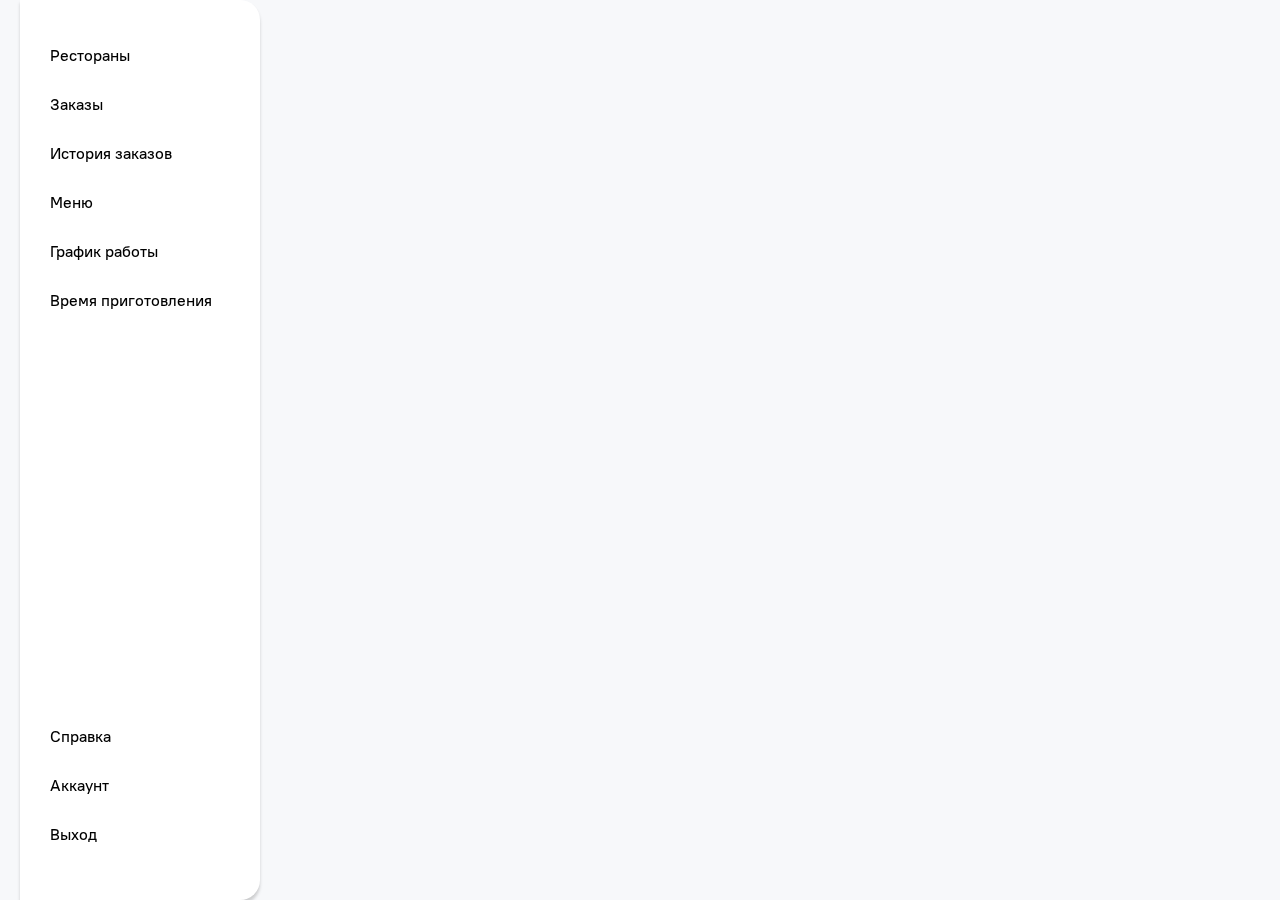
<file: Index.html>
<!DOCTYPE html>
<html lang="en">
<head>
    <meta charset="UTF-8">
    <!--<link href="lib/bootstrap/dist/css/bootstrap.min.css" rel="stylesheet">
    <script src="lib/bootstrap/dist/js/bootstrap.bundle.min.js"></script>-->
    <link rel="stylesheet" type="text/css" href="css/site.css">
    <script src="https://yookassa.ru/checkout-widget/v1/checkout-widget.js"></script>
    <script src="https://api-maps.yandex.ru/2.1/?apikey=7a711489-6c1e-407f-8008-5aa7eb27cffd&lang=ru_RU"
            type="text/javascript">
    </script>
    <script src="js/Support.js"></script>
    <script src="js/Categories.js"></script>

    <title>Личный кабинет</title>
</head>
<body>
<div class="wrapper">
    <div class="main-container">
    <div class="left-menu">
        <ul class="ul">
            <li class="left-menu-item">Рестораны</li>
            <li class="left-menu-item">Заказы</li>
            <li class="left-menu-item">История заказов</li>
            <li class="left-menu-item">Меню</li>
            <li class="left-menu-item">График работы</li>
            <li class="left-menu-item">Время приготовления</li>
        </ul>
        <ul class="ul">
            <li class="left-menu-item">Справка</li>
            <li class="left-menu-item">Аккаунт</li>
            <li class="left-menu-item">Выход</li>
        </ul>
    </div>
        <main class="main-body"></main>
    </div>
</div>


</body>
</html>
</file>
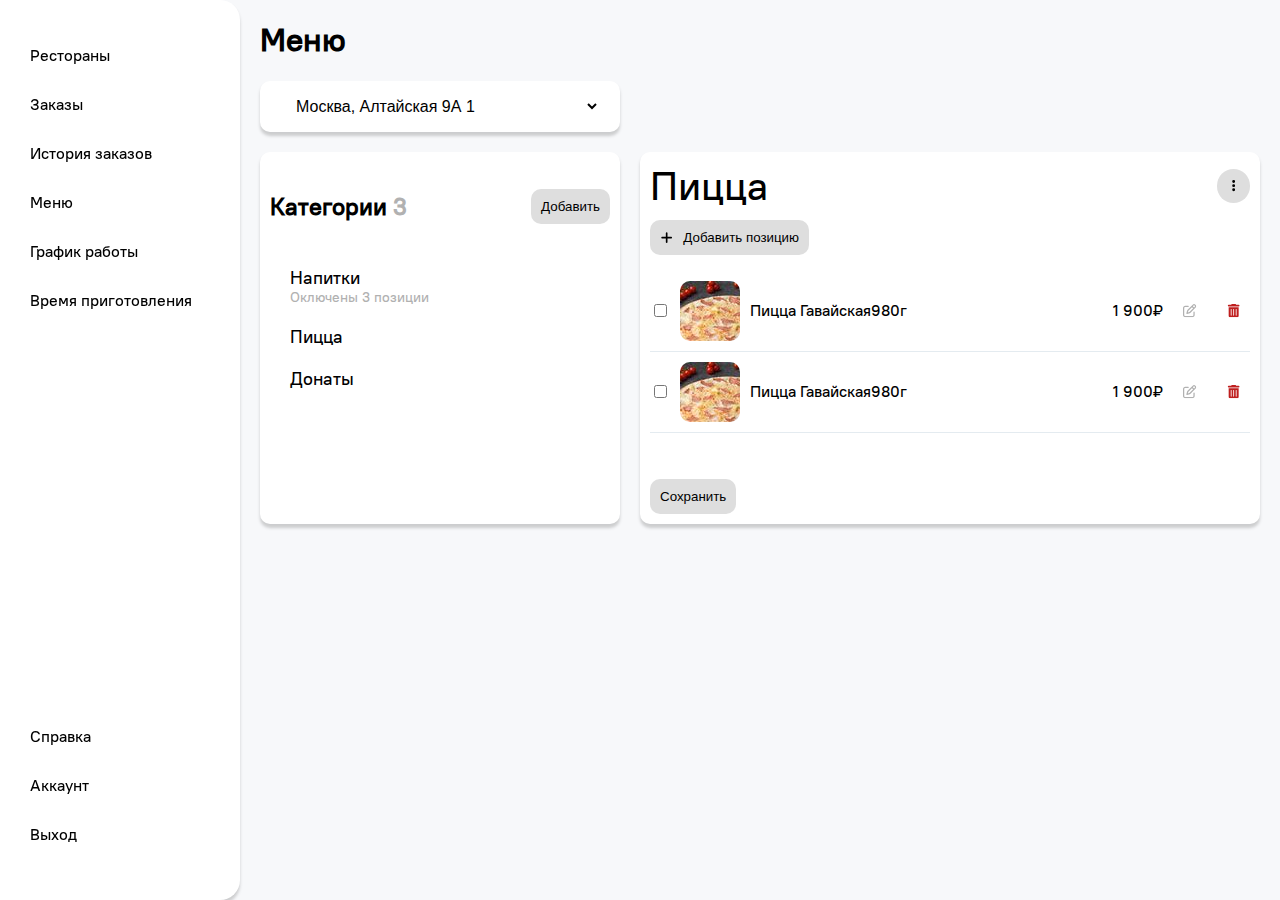
<file: menu.html>
<!DOCTYPE html>
<html lang="en">
<head>
    <meta charset="utf-8" />
    <meta name="viewport" content="width=device-width, initial-scale=1.0" />
    <title>Пицца Экспресс 24</title>
    <link rel="stylesheet" href="css/site.css?v=qz_y62YI94NDOnaciRhx0wuH8jOOBJrpv_sIBl0gfbc" />
</head>
<body>
<svg  id="UIKIT_SVG_SPRITE" aria-hidden="true" style="position: absolute; height: 0px; width: 0px;">



    <symbol  id="map_point" xmlns="http://www.w3.org/2000/svg" viewBox="0 0 384 512">
        <path  d="M215.7 499.2C267 435 384 279.4 384 192C384 86 298 0 192 0S0 86 0 192c0 87.4 117 243 168.3 307.2c12.3 15.3 35.1 15.3 47.4 0zM192 128a64 64 0 1 1 0 128 64 64 0 1 1 0-128z" />
    </symbol>
    <symbol  id="checkmark" xmlns="http://www.w3.org/2000/svg" viewBox="0 0 384 512">
        <path  d="M438.6 105.4c12.5 12.5 12.5 32.8 0 45.3l-256 256c-12.5 12.5-32.8 12.5-45.3 0l-128-128c-12.5-12.5-12.5-32.8 0-45.3s32.8-12.5 45.3 0L160 338.7 393.4 105.4c12.5-12.5 32.8-12.5 45.3 0z" />
    </symbol>
    <symbol  id="editsvg" xmlns="http://www.w3.org/2000/svg" viewBox="0 0 512 512">
        <path  d="M441 58.9L453.1 71c9.4 9.4 9.4 24.6 0 33.9L424 134.1 377.9 88 407 58.9c9.4-9.4 24.6-9.4 33.9 0zM209.8 256.2L344 121.9 390.1 168 255.8 302.2c-2.9 2.9-6.5 5-10.4 6.1l-58.5 16.7 16.7-58.5c1.1-3.9 3.2-7.5 6.1-10.4zM373.1 25L175.8 222.2c-8.7 8.7-15 19.4-18.3 31.1l-28.6 100c-2.4 8.4-.1 17.4 6.1 23.6s15.2 8.5 23.6 6.1l100-28.6c11.8-3.4 22.5-9.7 31.1-18.3L487 138.9c28.1-28.1 28.1-73.7 0-101.8L474.9 25C446.8-3.1 401.2-3.1 373.1 25zM88 64C39.4 64 0 103.4 0 152V424c0 48.6 39.4 88 88 88H360c48.6 0 88-39.4 88-88V312c0-13.3-10.7-24-24-24s-24 10.7-24 24V424c0 22.1-17.9 40-40 40H88c-22.1 0-40-17.9-40-40V152c0-22.1 17.9-40 40-40H200c13.3 0 24-10.7 24-24s-10.7-24-24-24H88z" />
    </symbol>
    <symbol  id="busketsvg" xmlns="http://www.w3.org/2000/svg" viewBox="0 0 448 512">
        <path  d="M135.2 17.7C140.6 6.8 151.7 0 163.8 0H284.2c12.1 0 23.2 6.8 28.6 17.7L320 32h96c17.7 0 32 14.3 32 32s-14.3 32-32 32H32C14.3 96 0 81.7 0 64S14.3 32 32 32h96l7.2-14.3zM32 128H416V448c0 35.3-28.7 64-64 64H96c-35.3 0-64-28.7-64-64V128zm96 64c-8.8 0-16 7.2-16 16V432c0 8.8 7.2 16 16 16s16-7.2 16-16V208c0-8.8-7.2-16-16-16zm96 0c-8.8 0-16 7.2-16 16V432c0 8.8 7.2 16 16 16s16-7.2 16-16V208c0-8.8-7.2-16-16-16zm96 0c-8.8 0-16 7.2-16 16V432c0 8.8 7.2 16 16 16s16-7.2 16-16V208c0-8.8-7.2-16-16-16z" />
    </symbol>
    <symbol id="crosssvg" xmlns="http://www.w3.org/2000/svg" viewBox="0 0 384 512">
        <path d="M342.6 150.6c12.5-12.5 12.5-32.8 0-45.3s-32.8-12.5-45.3 0L192 210.7 86.6 105.4c-12.5-12.5-32.8-12.5-45.3 0s-12.5 32.8 0 45.3L146.7 256 41.4 361.4c-12.5 12.5-12.5 32.8 0 45.3s32.8 12.5 45.3 0L192 301.3 297.4 406.6c12.5 12.5 32.8 12.5 45.3 0s12.5-32.8 0-45.3L237.3 256 342.6 150.6z" />
    </symbol>
</svg>
<div  class="wrapper">

    <div  class="left-menu">
        <ul  class="ul">
            <li  class="left-menu-item">Рестораны</li>
            <li  class="left-menu-item">Заказы</li>
            <li  class="left-menu-item">История заказов</li>
            <li  class="left-menu-item">Меню</li>
            <li  class="left-menu-item">График работы</li>
            <li  class="left-menu-item">Время приготовления</li>
        </ul>
        <ul  class="ul">
            <li  class="left-menu-item">Справка</li>
            <li  class="left-menu-item">Аккаунт</li>
            <li  class="left-menu-item">Выход</li>
        </ul>
    </div>
    <div  class="lk-wrapper">
        <div  class="main-container">
            <main  class="main-body"><div class="page-title">
                <h1>Меню</h1>
            </div>

                <div>
                    <div class="card menu-page-rest-select">
                        <!--<span>Москва, Алтайская 9А</span>-->
                        <select class="custom-select">
                            <option>Москва, Алтайская 9А 1</option>
                            <option>Москва, Алтайская 9А 2</option>
                            <option>Москва, Алтайская 9А 3</option>
                        </select>


                    </div>
                    <div class="menu-page-container">
                        <div class="card menu-page-categories-container">
                            <div class="common-flex-row">
                                <h2> Категории <span class="grey-color" id="catsCount">3</span></h2>
                                <button class="btn" onclick="openaddCategoryModal()">Добавить</button>
                            </div>
                            <ul class="ul" id="categories_ul">
                                <li class="menu-page-categories-item">
                                    <div>Напитки</div>
                                    <div class="grey-color menu-page-categories-item-comment">Оключены 3 позиции</div>
                                </li>
                                <li class="menu-page-categories-item">Пицца</li>
                                <li class="menu-page-categories-item">Донаты</li>
                            </ul>
                        </div>
                        <div class="card menu-page-menu-items-container">
                            <div class="menu-page-menu-items-header" id="menuItemsHeader">
                                <span>Пицца</span>
                                <button class="btn btn-round">
                                    <svg xmlns="http://www.w3.org/2000/svg" viewBox="0 0 128 512"><path d="M64 360a56 56 0 1 0 0 112 56 56 0 1 0 0-112zm0-160a56 56 0 1 0 0 112 56 56 0 1 0 0-112zM120 96A56 56 0 1 0 8 96a56 56 0 1 0 112 0z" /></svg>
                                </button>
                            </div>

                            <div class="menu-page-menu-items-body">
                                <button class="btn" id="addItemBtn" onclick="openItemModal()">
                                    <svg xmlns="http://www.w3.org/2000/svg" viewBox="0 0 448 512"><path d="M256 80c0-17.7-14.3-32-32-32s-32 14.3-32 32V224H48c-17.7 0-32 14.3-32 32s14.3 32 32 32H192V432c0 17.7 14.3 32 32 32s32-14.3 32-32V288H400c17.7 0 32-14.3 32-32s-14.3-32-32-32H256V80z" /></svg>
                                    <span class="">Добавить позицию</span>
                                </button>
                                <ul class="ul" id="menuItemsUl">
                                    <li class="menu-page-menu-item">
                                        <div class="menu-page-menu-item-left">
                                            <div class="menu-page-menu-item-check">
                                                <input type="checkbox">
                                            </div>
                                            <div class="menu-page-menu-item-img">
                                                <img src="img/p-80x80.jpg">
                                            </div>
                                            <div class="menu-page-menu-item-name">
                                                <span>Пицца Гавайская</span><span>980г</span>
                                            </div>
                                        </div>
                                        <div class="menu-page-menu-item-right">
                                            <div class="menu-page-menu-item-price">
                                                1 900₽
                                            </div>
                                            <div class="menu-page-menu-item-buttons">
                                                <button class="btn btn-transparent">
                                                    <svg class="grey-color"><use xlink:href="#editsvg"></use></svg>
                                                </button>
                                                <button class="btn btn-transparent">
                                                    <svg class="red-color"><use xlink:href="#busketsvg"></use></svg>
                                                </button>
                                            </div>
                                        </div>
                                    </li>
                                    <li class="menu-page-menu-item">
                                        <div class="menu-page-menu-item-left">
                                            <div class="menu-page-menu-item-check">
                                                <input type="checkbox">
                                            </div>
                                            <div class="menu-page-menu-item-img">
                                                <img src="img/p-80x80.jpg">
                                            </div>
                                            <div class="menu-page-menu-item-name">
                                                <span>Пицца Гавайская</span><span>980г</span>
                                            </div>
                                        </div>
                                        <div class="menu-page-menu-item-right">
                                            <div class="menu-page-menu-item-price">
                                                1 900₽
                                            </div>
                                            <div class="menu-page-menu-item-buttons">
                                                <button class="btn btn-transparent">
                                                    <svg class="grey-color"><use xlink:href="#editsvg"></use></svg>
                                                </button>
                                                <button class="btn btn-transparent">
                                                    <svg class="red-color"><use xlink:href="#busketsvg"></use></svg>
                                                </button>
                                            </div>
                                        </div>
                                    </li>
                                </ul>
                            </div>
                            <div class="menu-page-menu-items-footer">
                                <button class="btn"> Сохранить</button>
                            </div>
                        </div>
                    </div>
                </div>
                <div class="nm-modal-wrapper hidden" id="addItemModalWrapper">
                    <div class="right-modal" id="CreateItemForm">
                        <div class="right-modal-header">
                            <div class="right-modal-header-title">Пицца Гавайская</div>
                            <button class="btn" onclick="closeModals();">
                                <svg xmlns="http://www.w3.org/2000/svg" viewBox="0 0 384 512">
                                    <use xlink:href="#crosssvg"></use>
                                </svg>
                            </button>
                        </div>
                        <div class="right-modal-block">
                            <div class="right-modal-block-form-item">
                                <label>Название <span class="red-color">*</span></label>
                                <input type="text" itemField="Id" style="display:none" />

                                <input type="text" itemField="Name" />
                            </div>
                            <div class="right-modal-block-form-item">
                                <label>Состав <span class="red-color">*</span></label>
                                <textarea type="text" rows="3" itemField="Description"></textarea>
                            </div>
                            <div class="right-modal-block-form-item">
                                <label>Фото <span class="red-color">*</span></label>

                                <button class="btn-upload">
                                    <img id="itemImg" />
                                    <div>Перетащите файл или загрузите фото</div>
                                    <div>PNG, JPG, JPEG не более 25 MB, минимальный размер 800х600 px.</div>
                                    <input type="file" onchange="createFile(this)"/>
                                    <input type="text" style="display:none" itemField="Icon" id="ItemIcon" />
                                </button>
                                <button class="btn">Заменить фотографию</button>
                            </div>
                            <div class="right-modal-block-form-item">
                                <div class="common-flex-row">
                                    <div style="flex-basis: 50%;">
                                        <label>Вес <span class="red-color">*</span></label>
                                        <input type="text" itemField="Weight" />
                                    </div>
                                    <div style="flex-basis: 50%;">
                                        <label>Единицы <span class="red-color">*</span></label>
                                        <select itemField="Measurement_Unit">
                                            <option value="0">Грамм</option>
                                            <option value="1">Киллограмм</option>
                                            <option value="2">Литр</option>
                                            <option value="3">Миллилитр</option>
                                        </select>
                                    </div>
                                </div>
                            </div>
                            <div class="right-modal-block-form-item">
                                <div class="common-flex-row">
                                    <div style="flex-basis: 50%;">
                                        <label>Цена <span class="red-color">*</span></label>
                                        <input type="text" itemField="Price" />
                                    </div>
                                    <div style="flex-basis: 50%;">
                                        <label>НДС <span class="red-color">*</span></label>
                                        <select itemField="NDS">
                                            <option value="0">Не облагается </option>
                                            <option value="10">10%</option>
                                            <option> value="20"20%</option>
                                        </select>
                                    </div>
                                </div>
                            </div>
                        </div>
                        <div class="right-modal-block">
                            <div class="right-modal-block-form-item">
                                <h2>Опции</h2>

                            </div>
                            <div id="optionGroups">
                                <div id="group1">
                                <div class="right-modal-block-form-item">
                                    <label><strong>1. Название группы<span class="red-color"> *</span></strong></label>
                                    <input type="text" />
                                </div>
                                <div class="right-modal-block-form-item">
                                    <label><strong>Сколько ингредиентов можно будет выбрать в группе.</strong></label>
                                    <div class="common-flex-row">
                                        <select>
                                            <option value="0">От 0</option>
                                            <option value="10">От 1</option>
                                            <option value="20">От 2</option>
                                        </select>

                                        <select>
                                            <option value="0">До 1 </option>
                                            <option value="10">До 2</option>
                                            <option value="20">До 3</option>
                                        </select>
                                    </div>
                                    <div class="common-flex-row" style="justify-content: left">
                                        <input style="flex-basis: 10%; margin: 0" type="checkbox"/>
                                        <span>Выбор варианта будет обязателен</span>
                                    </div>
                                </div>

                                <ul class="ul">
                                    <li class="right-modal-block-form-item">
                                        <h4>Опиция 1 <span class="red-color"> *</span></h4>
                                        <div class="common-flex-row">
                                            <div style="flex-basis: 70%;">
                                                <label>Название опиции<span class="red-color">*</span></label>
                                            </div>
                                            <div style="flex-basis: 30%;">
                                                <label>Цена <span class="red-color">*</span></label>

                                            </div>
                                        </div>
                                        <div class="common-flex-row">
                                            <div style="flex-basis: 70%;">

                                                <input type="text" />
                                            </div>
                                            <div style="flex-basis: 30%;">

                                                <input type="text"/>
                                            </div>
                                            <button class="btn btn-transparent">
                                                <svg xmlns="http://www.w3.org/2000/svg" viewBox="0 0 384 512">
                                                    <use xlink:href="#crosssvg"></use>
                                                </svg>
                                            </button>
                                        </div>
                                    </li>
                                    <li class="right-modal-block-form-item">
                                        <button class="btn">Добавить опцию</button>

                                    </li>
                                </ul>
                                </div>
                            </div>
                            <div class="right-modal-block-form-item">
                                <button class="btn" onclick="addOptionsGroup()">Добавить группу опций</button>
                            </div>


                        </div>
                        <div class="right-modal-footer">
                            <button class="btn" id="sendAddItemReqBtn" onclick=" ValidateItem();AddMenuItem();">
                                <span> Добавить</span>
                            </button>
                        </div>
                    </div>
                </div>
                <div class="nm-modal-wrapper hidden" id="addCategoryModal">
                    <div class="centered-modal">
                        <div class="centered-modal-header">

                            <button class="btn" onclick="closeModals();">
                                <svg xmlns="http://www.w3.org/2000/svg" viewBox="0 0 384 512"><path d="M342.6 150.6c12.5-12.5 12.5-32.8 0-45.3s-32.8-12.5-45.3 0L192 210.7 86.6 105.4c-12.5-12.5-32.8-12.5-45.3 0s-12.5 32.8 0 45.3L146.7 256 41.4 361.4c-12.5 12.5-12.5 32.8 0 45.3s32.8 12.5 45.3 0L192 301.3 297.4 406.6c12.5 12.5 32.8 12.5 45.3 0s12.5-32.8 0-45.3L237.3 256 342.6 150.6z" /></svg>
                            </button>
                        </div>
                        <h1>Новая категория</h1>
                        <input class="common-input" type="text" placeholder="Название категории" id="addCategoryNameInput"/>
                        <button class="btn" onclick="sendAddcategoryRequest()">Добавить</button>
                    </div>
                </div>
                <div class="nm-modal-wrapper hidden" id="addPhotoWrapper">
                    <div class="centered-modal">
                        <div class="centered-modal-header">

                            <button class="btn" onclick="closeModals();">
                                <svg xmlns="http://www.w3.org/2000/svg" viewBox="0 0 384 512"><path d="M342.6 150.6c12.5-12.5 12.5-32.8 0-45.3s-32.8-12.5-45.3 0L192 210.7 86.6 105.4c-12.5-12.5-32.8-12.5-45.3 0s-12.5 32.8 0 45.3L146.7 256 41.4 361.4c-12.5 12.5-12.5 32.8 0 45.3s32.8 12.5 45.3 0L192 301.3 297.4 406.6c12.5 12.5 32.8 12.5 45.3 0s12.5-32.8 0-45.3L237.3 256 342.6 150.6z" /></svg>
                            </button>
                        </div>
                        <h1>Новая фотография</h1>

                        <div class="photo-canvas">
                            <div class="photo-image-container">
                                <div class="photo-image" style="background-image: url('img/pizza.jpg')"></div>
                            </div>
                        </div>
                        <div class="centered-modal-footer">
                            <button class="btn">Добавить</button>
                        </div>
                    </div>
                </div>

            </main>
        </div>
    </div>
</div>



<script src="/lib/jquery/dist/jquery.min.js"></script>
<script src="/js/site.js?v=uxvxxO8WqknldOdDe2X1W8s8jme-c4xDJyYhvw6_YpM"></script>
<script src="/js/ajaxReq.js?v=d7VbPZCoWCkRjurNqCRumKhpCvHiVm-MnNc2cKLrIAc"></script>
<script src="/js/Support.js?v=8YnybFzIJH0bjZqaRPGdcreTZgacOTeFIdbRmgv6-L0"></script>
<script src="/js/File.js?v=JzMzvyG2QoNzox3mKusMV5PESWpcaSONVsuOfA7cmvA"></script>

<script>
    var rest_id = 1;
    var cats;
    var MenuObg = {};
    var bgCap = '[data-uri]';
    document.addEventListener("DOMContentLoaded", IndexReady);
    function IndexReady() {
        const btns = document.querySelectorAll('.btn-upload');
        btns.forEach(btn => {
            btn.addEventListener('click', function () {
                let inputs = this.getElementsByTagName('input');//[0]
                for (let i = 0; i < inputs.length; i++) {
                    if (inputs[i].type == 'file')
                        inputs[i].click();
                }

                //input.removeEventListener('change', null);
                /*input.addEventListener('change', function () {
                    // Здесь можно добавить код для обработки выбранного файла
                    // Например, можно получить информацию о выбранном файле и выполнить нужные действия
                    const selectedFile = this.files[0];
                    createFile(selectedFile);
                });*/
            });
        });
        GetMenu();
        /*document.getElementById('file-input').addEventListener('change', function() {
            // Здесь можно добавить код для обработки выбранного файла
            // Например, можно получить информацию о выбранном файле и выполнить нужные действия
            const selectedFile = this.files[0];
            console.log('Выбранный файл:', selectedFile);
        });*/
    }
    function createFile(input)
    {
        let file = input.files[0]
        console.log('createFile start: '+file.name);
        let uFile = new UploadFileClass("", showError, showError);
        uFile.CreateFile(file, "/File/Create", createFileSuccess, showError, file)
    }
    function createFileSuccess(response, params) {

        let uFile = new UploadFileClass("/File/Append", UploadFileSuccess, createFileError);
        uFile.ReadPart(0, params[0], response);
    }
    function createFileError(xhr, status, error) {
        alert('error:' + error);
    }
    function UploadFileSuccess(fileId) {
        document.getElementById('ItemIcon').value = fileId;
        document.getElementById('itemImg').src = "/File/Download?Id=" + fileId;
        document.getElementById('itemImg').style.height = '80px';
        document.getElementById('itemImg').style.width = '80px';

        //closeModals();
    }
    function openItemModal(catId,isChange) {
        document.getElementById('addItemModalWrapper').classList.remove('hidden');
        document.documentElement.style.overflow = 'hidden';
        document.getElementById('sendAddItemReqBtn').onclick = function () { AddMenuItem(catId) };

        if (isChange == true) {
            let sendAddItemReqBtn = document.getElementById('sendAddItemReqBtn');
            sendAddItemReqBtn.getElementsByTagName('span')[0].innerText = 'Сохранить';
            sendAddItemReqBtn.classList.add('disabled');
            // sendAddItemReqBtn.disabled = true;
        }
        else {
            document.getElementById('sendAddItemReqBtn').getElementsByTagName('span')[0].innerText = 'Добавить';
            sendAddItemReqBtn.classList.add('disabled');
            //  sendAddItemReqBtn.disabled = true;
        }
        window.onclick = function (event) {
            if (isModalWrapper(event)) {
                closeModals();
            }
        }
    }
    function openaddCategoryModal() {
        document.getElementById('addCategoryModal').classList.remove('hidden');
        document.documentElement.style.overflow = 'hidden';
        window.onclick = function (event) {
            if (isModalWrapper(event)) {
                closeModals();
            }
        }
    }
    function closeModals() {
        let modals = document.getElementsByClassName('nm-modal-wrapper');
        for (let i = 0; i < modals.length; i++) {
            modals[i].classList.add('hidden');
        }
        document.documentElement.style.overflow = 'visible';

    }
    function isModalWrapper(event) {
        return event.target.classList.contains('nm-modal-wrapper');
    }

    function sendAddcategoryRequest()
    {
        let Name = document.getElementById('addCategoryNameInput').value;
        Name = Name.trim();

        submitFormJSON({ Name: Name, rest_id: rest_id, Pos: cats.length}, "/Menu/CreateCategory", AddcategoryRequestSuccess, AddcategoryRequestError)
    }
    function AddcategoryRequestSuccess(response) {

        closeModals();
        document.getElementById('addCategoryNameInput').value = '';
        GetCategories();
    }
    function GetCategories() {
        getRequest("/Menu/GetCategoriesByRest?rest_id=" + rest_id, GetCategoriesSuccess, AddcategoryRequestError);
    }
    function GetCategoriesSuccess(response)
    {

        let categories_ul = document.getElementById('categories_ul');
        deleteElementChilds(categories_ul);

        let catsList = JSON.parse(response);
        document.getElementById('catsCount').innerText = catsList.length;
        cats = catsList;
        for (let i = 0; i < catsList.length; i++)
        {
            let li = document.createElement('li');
            li.classList.add('menu-page-categories-item');
            let nameDiv = document.createElement('div');
            nameDiv.innerText = catsList[i].Name;
            li.setAttribute('cat_id', catsList[i].Id);
            li.appendChild(nameDiv);
            if (!!catsList[i].Comment) {
                let commentDiv = document.createElement('div');
                commentDiv.classList.add('rey-color');
                commentDiv.classList.add('menu-page-categories-item-comment');
                commentDiv.innerText = catsList[i].Comment;
                li.appendChild(commentDiv);
            }
            li.onclick = function () {
                RenderMenuFromCategory(catsList[i].Id);
            }
            categories_ul.appendChild(li);

        }
    }
    function RenderMenuFromCategory(id) {
        let cat = FindInArrayByField(cats,'Id',id);
        document.getElementById('menuItemsHeader').getElementsByTagName('span')[0].innerText = cat.Name;
        document.getElementById('addItemBtn').onclick = function () {
            openItemModal(id);
        };
        GetMenuBYCats(id);
    }
    function GetMenuBYCats(id)
    {
        getRequest("/Menu/GetMenuByCatRest?cat_id=" + id, GetMenuBYCatsSuccess, AddcategoryRequestError, id);
    }
    function ValidateItem()
    {
        let Valid = true;
        let CreateItemForm = document.getElementById('CreateItemForm');
        let inputs = CreateItemForm.getElementsByTagName('input');



        for (let i = 0; i < inputs.length; i++) {
            let itemField = inputs[i].getAttribute('itemField');


            if (!itemField)
                continue;
            if (inputs[i].style.display == 'none')
                continue;
            if (inputs[i].value.trim() == '') {
                inputs[i].classList.add('error');
                Valid = false;

                break;
            } else {
                inputs[i].classList.remove('error');
            }
        }



        inputs = CreateItemForm.getElementsByTagName('select');
        for (let i = 0; i < inputs.length; i++) {
            let itemField = inputs[i].getAttribute('itemField');
            if (!itemField)
                continue;
            if (inputs[i].value.trim() == '')
            {
                inputs[i].classList.add('error');
                Valid = false;
                break;
            }else
            {
                inputs[i].classList.remove('error');
            }

        }

        inputs = CreateItemForm.getElementsByTagName('select');
        for (let i = 0; i < inputs.length; i++) {
            let itemField = inputs[i].getAttribute('itemField');
            if (!itemField)
                continue;
            if (inputs[i].value.trim() == '') {
                inputs[i].classList.add('error');
                Valid = false;
                break;
            } else {
                inputs[i].classList.remove('error');
            }

        }

        if (Valid)
        {
            sendAddItemReqBtn.classList.remove('disabled');
            //sendAddItemReqBtn.disabled = false;
        }else
        {
            sendAddItemReqBtn.classList.add('disabled');
            //sendAddItemReqBtn.disabled = true;
        }

    }
    function GetMenuBYCatsSuccess(response, id) {

        console.log(response);
        let menuItems = JSON.parse(response);
        let cat = FindInArrayByField(cats, 'Id', parseInt(id));

        cat.menuItems = menuItems;
        let ul = document.getElementById('menuItemsUl');
        deleteElementChilds(ul)
        for (let i = 0; i < menuItems.length; i++)
        {
            let li = document.createElement('li');
            li.className = 'menu-page-menu-item';

            let leftDiv = document.createElement('div');
            leftDiv.className = 'menu-page-menu-item-left';

            let checkDiv = document.createElement('div');
            checkDiv.className = 'menu-page-menu-item-check';
            let checkbox = document.createElement('input');
            checkbox.setAttribute('type', 'checkbox');
            if (!menuItems[i].disabled)
                checkbox.checked = true;
            checkDiv.appendChild(checkbox);

            let imgDiv = document.createElement('div');
            imgDiv.className = 'menu-page-menu-item-img';
            let img = document.createElement('img');
            img.style.width = '100%';
            img.style.height = '100%';
            if (!!menuItems[i].Icon)
                img.setAttribute('src', "/File/Download?Id=" + menuItems[i].Icon );
            else
                img.setAttribute('src', 'img/empty.png');
            imgDiv.appendChild(img);

            let nameDiv = document.createElement('div');
            nameDiv.className = 'menu-page-menu-item-name';
            let nameSpan1 = document.createElement('span');
            nameSpan1.textContent = menuItems[i].Name;
            let nameSpan2 = document.createElement('span');
            nameSpan2.textContent = menuItems[i].Weight;
            nameDiv.appendChild(nameSpan1);
            nameDiv.appendChild(nameSpan2);

            leftDiv.appendChild(checkDiv);
            leftDiv.appendChild(imgDiv);
            leftDiv.appendChild(nameDiv);

            let rightDiv = document.createElement('div');
            rightDiv.className = 'menu-page-menu-item-right';

            let priceDiv = document.createElement('div');
            priceDiv.className = 'menu-page-menu-item-price';
            priceDiv.textContent = menuItems[i].Price + ' ₽';

            let buttonsDiv = document.createElement('div');
            buttonsDiv.className = 'menu-page-menu-item-buttons';
            let button1Div = document.createElement('button');
            button1Div.classList.add('btn');
            button1Div.classList.add('btn-transparent');
            button1Div.onclick = function() {
                GetMenuItem(menuItems[i].Id);
            };
            let svg1 = document.createElementNS('http://www.w3.org/2000/svg', 'svg');
            svg1.classList.add('black-color');
            let svg1Use = document.createElementNS('http://www.w3.org/2000/svg', 'use');
            svg1Use.setAttributeNS('http://www.w3.org/1999/xlink', 'xlink:href', '#editsvg');
            svg1.appendChild(svg1Use);
            button1Div.appendChild(svg1);

            let button2Div = document.createElement('button');
            button2Div.classList.add('btn');
            button2Div.classList.add('btn-transparent');

            let svg2 = document.createElementNS('http://www.w3.org/2000/svg', 'svg');
            svg2.classList.add('red-color');
            let svg2Use = document.createElementNS('http://www.w3.org/2000/svg', 'use');
            svg2Use.setAttributeNS('http://www.w3.org/1999/xlink', 'xlink:href', '#busketsvg');
            svg2.appendChild(svg2Use);

            button2Div.appendChild(svg2);

            buttonsDiv.appendChild(button1Div);
            buttonsDiv.appendChild(button2Div);

            rightDiv.appendChild(priceDiv);
            rightDiv.appendChild(buttonsDiv);

            li.appendChild(leftDiv);
            li.appendChild(rightDiv);

            ul.appendChild(li);

        }
    }

    function AddcategoryRequestError(xhr, status, error) {
        if (typeof error != 'undefined' && error != '') {
            alert("ERROR:" + error, true);
        } else {
            alert("ERROR:" + xhr.responseText, true);
        }
    }

    function AddMenuItem(catId,isChange)
    {
        if (!ValidateItem())
            return;

        let CreateItemForm = document.getElementById('CreateItemForm');
        let inputs = CreateItemForm.getElementsByTagName('input');

        /*inputs.concat(CreateItemForm.getElementsByTagName('textarea'));
        inputs.concat(CreateItemForm.getElementsByTagName('select'));*/
        let item = {};
        item.Category_Id = catId;
        for (let i = 0; i < inputs.length; i++)
        {
            let itemField = inputs[i].getAttribute('itemField');

            if (!itemField)
                continue;
            item[itemField] = inputs[i].value.trim();

        }
        inputs = CreateItemForm.getElementsByTagName('select');
        for (let i = 0; i < inputs.length; i++) {
            let itemField = inputs[i].getAttribute('itemField');
            if (!itemField)
                continue;
            item[itemField] = inputs[i].value.trim();

        }
        inputs = CreateItemForm.getElementsByTagName('textarea');
        for (let i = 0; i < inputs.length; i++) {
            let itemField = inputs[i].getAttribute('itemField');
            if (!itemField)
                continue;
            item[itemField] = inputs[i].value.trim();
        }
        if(isChange ===true)
            submitFormJSON(item, "/Menu/EditMenuItem", AddcategoryRequestSuccess, AddcategoryRequestError, catId)
        else
            submitFormJSON(item, "/Menu/CreateMenuItem", AddcategoryRequestSuccess, AddcategoryRequestError, catId)

    }
    function AddItemRequestSuccess(id)
    {
        GetMenuBYCats(id)
    }

    function GetMenuItem(id)
    {
        getRequest("/Menu/GetItem?item_id=" + id, GetMenuItemSuccess, showError);
    }
    function GetMenuItemSuccess(response)
    {
        let item = JSON.parse(response);
        let CreateItemForm = document.getElementById('CreateItemForm');
        let inputs = CreateItemForm.getElementsByTagName('input');

        /*inputs.concat(CreateItemForm.getElementsByTagName('textarea'));
        inputs.concat(CreateItemForm.getElementsByTagName('select'));*/

        catId = item.Category_Id;
        for (let i = 0; i < inputs.length; i++) {
            let itemField = inputs[i].getAttribute('itemField');

            if (!itemField)
                continue;
            if (!!item[itemField])
                inputs[i].value = item[itemField];
        }

        inputs = CreateItemForm.getElementsByTagName('select');
        for (let i = 0; i < inputs.length; i++) {
            let itemField = inputs[i].getAttribute('itemField');
            if (!itemField)
                continue;
            if (!!item[itemField])
                inputs[i].value = item[itemField];

        }
        inputs = CreateItemForm.getElementsByTagName('textarea');
        for (let i = 0; i < inputs.length; i++) {
            let itemField = inputs[i].getAttribute('itemField');
            if (!itemField)
                continue;
            if (!!item[itemField])
                inputs[i].value = item[itemField];
        }

        if (!!item.Icon)
        {
            document.getElementById('itemImg').src = "/File/Download?Id=" + item.Icon;
            document.getElementById('itemImg').style.height = '80px';
            document.getElementById('itemImg').style.width = '80px';
        }else
        {
            document.getElementById('itemImg').style.height = '0';
            document.getElementById('itemImg').style.width = '0';
        }
        openItemModal(catId,true);
    }

    function genOption(groupId) {
        let li1 = document.createElement('li');
        li1.className = 'right-modal-block-form-item';

        let h4 = document.createElement('h4');
        h4.textContent = 'Опция 1';
        let span1 = document.createElement('span');
        span1.className = 'red-color';
        span1.textContent = ' *';
        h4.appendChild(span1);
        li1.appendChild(h4);

        let commonFlexRowDiv3 = document.createElement('div');
        commonFlexRowDiv3.className = 'common-flex-row';

        let div1 = document.createElement('div');
        div1.style.flexBasis = '70%';
        let label3 = document.createElement('label');
        label3.textContent = 'Название опции';
        let span2 = document.createElement('span');
        span2.className = 'red-color';
        span2.textContent = '*';
        label3.appendChild(span2);
        div1.appendChild(label3);

        let div2 = document.createElement('div');
        div2.style.flexBasis = '30%';
        let label4 = document.createElement('label');
        label4.textContent = 'Цена';
        let span3 = document.createElement('span');
        span3.className = 'red-color';
        span3.textContent = '*';
        label4.appendChild(span3);
        div2.appendChild(label4);

        commonFlexRowDiv3.appendChild(div1);
        commonFlexRowDiv3.appendChild(div2);
        li1.appendChild(commonFlexRowDiv3);

        let commonFlexRowDiv4 = document.createElement('div');
        commonFlexRowDiv4.className = 'common-flex-row';

        let div3 = document.createElement('div');
        div3.style.flexBasis = '70%';
        let input2 = document.createElement('input');
        input2.setAttribute('type', 'text');
        div3.appendChild(input2);

        let div4 = document.createElement('div');
        div4.style.flexBasis = '30%';
        let input3 = document.createElement('input');
        input3.setAttribute('type', 'text');
        div4.appendChild(input3);

        let button = document.createElement('button');
        button.className = 'btn btn-transparent';
        let svg = document.createElement('svg');
        svg.setAttribute('xmlns', '');
        svg.setAttribute('viewBox', '0 0 384 512');
        let use = document.createElement('use');
        use.setAttribute('xlink:href', '#crosssvg');
        svg.appendChild(use);
        button.appendChild(svg);

        commonFlexRowDiv4.appendChild(div3);
        commonFlexRowDiv4.appendChild(div4);
        commonFlexRowDiv4.appendChild(button);
        li1.appendChild(commonFlexRowDiv4);
        return li1;
    }
    function addOptionsGroup() {
        function generateGroupSkeleton(id) {

            let groupDiv = document.createElement('div');
            groupDiv.id = 'group_'+id;

            // Создаем первый элемент формы
            let formItem1Div = document.createElement('div');
            formItem1Div.className = 'right-modal-block-form-item';

            let label1 = document.createElement('label');
            label1.innerHTML = '<strong>1. Название группы<span class="red-color"> *</span></strong>';
            formItem1Div.appendChild(label1);

            let input1 = document.createElement('input');
            input1.setAttribute('type', 'text');
            formItem1Div.appendChild(input1);

            groupDiv.appendChild(formItem1Div);

            // Создаем второй элемент формы
            let formItem2Div = document.createElement('div');
            formItem2Div.className = 'right-modal-block-form-item';

            let label2 = document.createElement('label');
            label2.innerHTML = '<strong>Сколько ингредиентов можно будет выбрать в группе.</strong>';
            formItem2Div.appendChild(label2);

            let commonFlexRowDiv = document.createElement('div');
            commonFlexRowDiv.className = 'common-flex-row';

            let select1 = document.createElement('select');
            select1.innerHTML = '<option value="0">От 0</option><option value="10">От 1</option><option value="20">От 2</option>';
            commonFlexRowDiv.appendChild(select1);

            let select2 = document.createElement('select');
            select2.innerHTML = '<option value="0">До 1</option><option value="10">До 2</option><option value="20">До 3</option>';
            commonFlexRowDiv.appendChild(select2);

            formItem2Div.appendChild(commonFlexRowDiv);

            let commonFlexRowDiv2 = document.createElement('div');
            commonFlexRowDiv2.className = 'common-flex-row';
            commonFlexRowDiv2.style.justifyContent = 'left';

            let checkbox = document.createElement('input');
            checkbox.setAttribute('type', 'checkbox');
            checkbox.style.flexBasis = '10%';
            checkbox.style.margin = '0';
            commonFlexRowDiv2.appendChild(checkbox);

            let span = document.createElement('span');
            span.textContent = 'Выбор варианта будет обязателен';
            commonFlexRowDiv2.appendChild(span);

            formItem2Div.appendChild(commonFlexRowDiv2);

            groupDiv.appendChild(formItem2Div);

            // Создаем элемент UL
            let ul = document.createElement('ul');
            ul.id = 'ul'+groupDiv.id;
            ul.className = 'ul';
            ul.appendChild(genOption());
            groupDiv.appendChild(ul);
            let button2 = document.createElement('button');
            button2.className = 'btn';
            button2.textContent = 'Добавить опцию';
            button2.onclick = function(){
                addOption(groupDiv.id);
            }
            groupDiv.appendChild(button2);
            return groupDiv
        }

        let optionGroups = document.getElementById('optionGroups');
        optionGroups.appendChild(generateGroupSkeleton('1'));
    }
    function addOption(groupId) {

        let groupUl = document.getElementById('ul'+groupId);
        groupUl.appendChild(genOption())

    }
</script>


<!-- Visual Studio Browser Link -->

<!-- End Browser Link -->


</body>
</html>
</file>
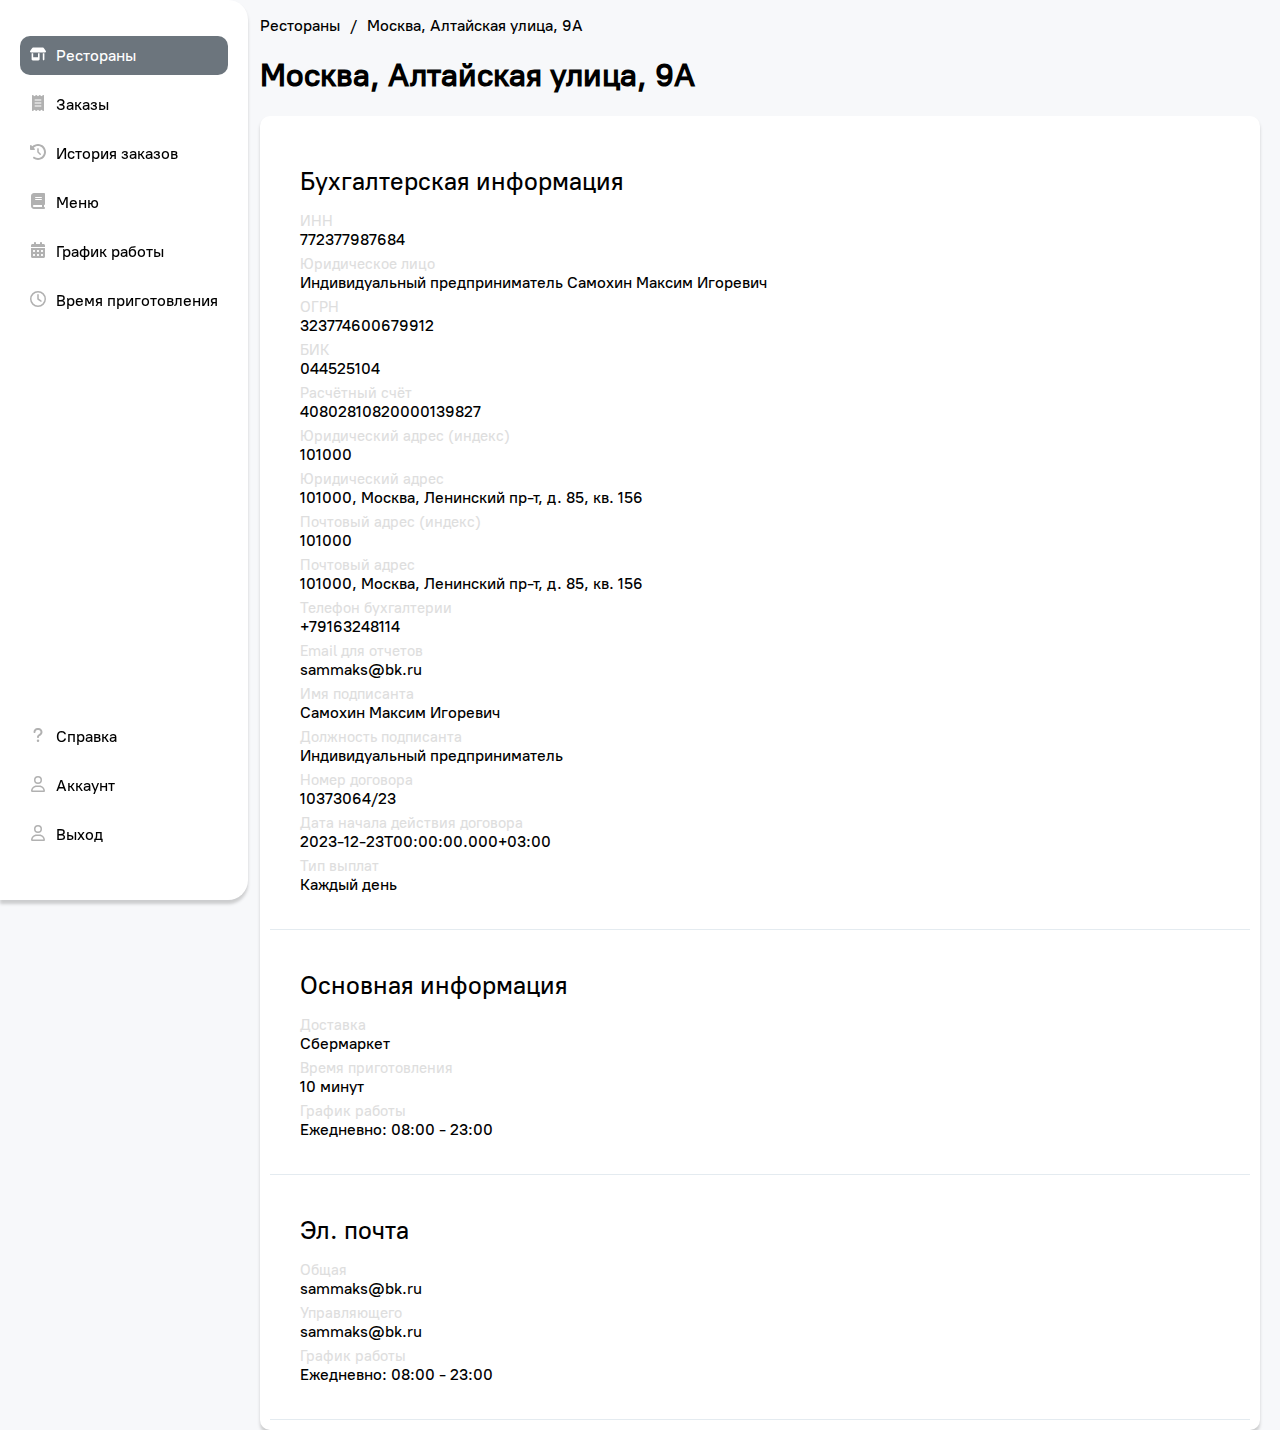
<file: resouran-info.html>
<!DOCTYPE html>
<html lang="en">
<head>
    <meta charset="UTF-8">
    <meta name="viewport" content="width=device-width, initial-scale=1.0">
    <!--<link href="lib/bootstrap/dist/css/bootstrap.min.css" rel="stylesheet">
    <script src="lib/bootstrap/dist/js/bootstrap.bundle.min.js"></script>-->
    <link rel="stylesheet" type="text/css" href="css/site.css">
    <script src="https://yookassa.ru/checkout-widget/v1/checkout-widget.js"></script>
    <script src="https://api-maps.yandex.ru/2.1/?apikey=7a711489-6c1e-407f-8008-5aa7eb27cffd&lang=ru_RU"
            type="text/javascript">
    </script>
    <script src="js/Support.js"></script>
    <script src="js/Categories.js"></script>

    <title>Личный кабинет</title>
    <script>
        var screenWidth = window.innerWidth;
        console.log("Ширина экрана: " + screenWidth + " пикселей");

    </script>
</head>
<body>
<div class="wrapper">
    <div class="left-menu">
        <div class="left-menu-burger">

            <span></span>
            <span></span>
            <span></span>
        </div>
        <ul class="ul left-menu-ul">
            <li class="left-menu-item active">

                <svg xmlns="http://www.w3.org/2000/svg" viewBox="0 0 640 512"><!--!Font Awesome Free 6.5.1 by @fontawesome - https://fontawesome.com License - https://fontawesome.com/license/free Copyright 2024 Fonticons, Inc.--><path d="M36.8 192H603.2c20.3 0 36.8-16.5 36.8-36.8c0-7.3-2.2-14.4-6.2-20.4L558.2 21.4C549.3 8 534.4 0 518.3 0H121.7c-16 0-31 8-39.9 21.4L6.2 134.7c-4 6.1-6.2 13.2-6.2 20.4C0 175.5 16.5 192 36.8 192zM64 224V384v80c0 26.5 21.5 48 48 48H336c26.5 0 48-21.5 48-48V384 224H320V384H128V224H64zm448 0V480c0 17.7 14.3 32 32 32s32-14.3 32-32V224H512z"/></svg>

                Рестораны
            </li>
            <li class="left-menu-item">
                <svg xmlns="http://www.w3.org/2000/svg" viewBox="0 0 384 512"><!--!Font Awesome Free 6.5.1 by @fontawesome - https://fontawesome.com License - https://fontawesome.com/license/free Copyright 2024 Fonticons, Inc.--><path d="M14 2.2C22.5-1.7 32.5-.3 39.6 5.8L80 40.4 120.4 5.8c9-7.7 22.3-7.7 31.2 0L192 40.4 232.4 5.8c9-7.7 22.3-7.7 31.2 0L304 40.4 344.4 5.8c7.1-6.1 17.1-7.5 25.6-3.6s14 12.4 14 21.8V488c0 9.4-5.5 17.9-14 21.8s-18.5 2.5-25.6-3.6L304 471.6l-40.4 34.6c-9 7.7-22.3 7.7-31.2 0L192 471.6l-40.4 34.6c-9 7.7-22.3 7.7-31.2 0L80 471.6 39.6 506.2c-7.1 6.1-17.1 7.5-25.6 3.6S0 497.4 0 488V24C0 14.6 5.5 6.1 14 2.2zM96 144c-8.8 0-16 7.2-16 16s7.2 16 16 16H288c8.8 0 16-7.2 16-16s-7.2-16-16-16H96zM80 352c0 8.8 7.2 16 16 16H288c8.8 0 16-7.2 16-16s-7.2-16-16-16H96c-8.8 0-16 7.2-16 16zM96 240c-8.8 0-16 7.2-16 16s7.2 16 16 16H288c8.8 0 16-7.2 16-16s-7.2-16-16-16H96z"/></svg>
                Заказы
            </li>
            <li class="left-menu-item">
                <svg xmlns="http://www.w3.org/2000/svg" viewBox="0 0 512 512"><!--!Font Awesome Free 6.5.1 by @fontawesome - https://fontawesome.com License - https://fontawesome.com/license/free Copyright 2024 Fonticons, Inc.--><path d="M75 75L41 41C25.9 25.9 0 36.6 0 57.9V168c0 13.3 10.7 24 24 24H134.1c21.4 0 32.1-25.9 17-41l-30.8-30.8C155 85.5 203 64 256 64c106 0 192 86 192 192s-86 192-192 192c-40.8 0-78.6-12.7-109.7-34.4c-14.5-10.1-34.4-6.6-44.6 7.9s-6.6 34.4 7.9 44.6C151.2 495 201.7 512 256 512c141.4 0 256-114.6 256-256S397.4 0 256 0C185.3 0 121.3 28.7 75 75zm181 53c-13.3 0-24 10.7-24 24V256c0 6.4 2.5 12.5 7 17l72 72c9.4 9.4 24.6 9.4 33.9 0s9.4-24.6 0-33.9l-65-65V152c0-13.3-10.7-24-24-24z"/></svg>
                История заказов</li>
            <li class="left-menu-item" onclick="window.location.href = 'menu.html'">
                <svg xmlns="http://www.w3.org/2000/svg" viewBox="0 0 448 512"><!--!Font Awesome Free 6.5.1 by @fontawesome - https://fontawesome.com License - https://fontawesome.com/license/free Copyright 2024 Fonticons, Inc.--><path d="M96 0C43 0 0 43 0 96V416c0 53 43 96 96 96H384h32c17.7 0 32-14.3 32-32s-14.3-32-32-32V384c17.7 0 32-14.3 32-32V32c0-17.7-14.3-32-32-32H384 96zm0 384H352v64H96c-17.7 0-32-14.3-32-32s14.3-32 32-32zm32-240c0-8.8 7.2-16 16-16H336c8.8 0 16 7.2 16 16s-7.2 16-16 16H144c-8.8 0-16-7.2-16-16zm16 48H336c8.8 0 16 7.2 16 16s-7.2 16-16 16H144c-8.8 0-16-7.2-16-16s7.2-16 16-16z"/></svg>
                Меню
            </li>
            <li class="left-menu-item">
                <svg xmlns="http://www.w3.org/2000/svg" viewBox="0 0 448 512"><!--!Font Awesome Free 6.5.1 by @fontawesome - https://fontawesome.com License - https://fontawesome.com/license/free Copyright 2024 Fonticons, Inc.--><path d="M128 0c17.7 0 32 14.3 32 32V64H288V32c0-17.7 14.3-32 32-32s32 14.3 32 32V64h48c26.5 0 48 21.5 48 48v48H0V112C0 85.5 21.5 64 48 64H96V32c0-17.7 14.3-32 32-32zM0 192H448V464c0 26.5-21.5 48-48 48H48c-26.5 0-48-21.5-48-48V192zm64 80v32c0 8.8 7.2 16 16 16h32c8.8 0 16-7.2 16-16V272c0-8.8-7.2-16-16-16H80c-8.8 0-16 7.2-16 16zm128 0v32c0 8.8 7.2 16 16 16h32c8.8 0 16-7.2 16-16V272c0-8.8-7.2-16-16-16H208c-8.8 0-16 7.2-16 16zm144-16c-8.8 0-16 7.2-16 16v32c0 8.8 7.2 16 16 16h32c8.8 0 16-7.2 16-16V272c0-8.8-7.2-16-16-16H336zM64 400v32c0 8.8 7.2 16 16 16h32c8.8 0 16-7.2 16-16V400c0-8.8-7.2-16-16-16H80c-8.8 0-16 7.2-16 16zm144-16c-8.8 0-16 7.2-16 16v32c0 8.8 7.2 16 16 16h32c8.8 0 16-7.2 16-16V400c0-8.8-7.2-16-16-16H208zm112 16v32c0 8.8 7.2 16 16 16h32c8.8 0 16-7.2 16-16V400c0-8.8-7.2-16-16-16H336c-8.8 0-16 7.2-16 16z"/></svg>
                График работы</li>
            <li class="left-menu-item"><svg xmlns="http://www.w3.org/2000/svg" viewBox="0 0 512 512"><!--!Font Awesome Free 6.5.1 by @fontawesome - https://fontawesome.com License - https://fontawesome.com/license/free Copyright 2024 Fonticons, Inc.--><path d="M464 256A208 208 0 1 1 48 256a208 208 0 1 1 416 0zM0 256a256 256 0 1 0 512 0A256 256 0 1 0 0 256zM232 120V256c0 8 4 15.5 10.7 20l96 64c11 7.4 25.9 4.4 33.3-6.7s4.4-25.9-6.7-33.3L280 243.2V120c0-13.3-10.7-24-24-24s-24 10.7-24 24z"/></svg>
                Время приготовления</li>
        </ul>
        <ul class="ul left-menu-ul">
            <li class="left-menu-item">
                <svg xmlns="http://www.w3.org/2000/svg" viewBox="0 0 320 512"><!--!Font Awesome Free 6.5.1 by @fontawesome - https://fontawesome.com License - https://fontawesome.com/license/free Copyright 2024 Fonticons, Inc.--><path d="M80 160c0-35.3 28.7-64 64-64h32c35.3 0 64 28.7 64 64v3.6c0 21.8-11.1 42.1-29.4 53.8l-42.2 27.1c-25.2 16.2-40.4 44.1-40.4 74V320c0 17.7 14.3 32 32 32s32-14.3 32-32v-1.4c0-8.2 4.2-15.8 11-20.2l42.2-27.1c36.6-23.6 58.8-64.1 58.8-107.7V160c0-70.7-57.3-128-128-128H144C73.3 32 16 89.3 16 160c0 17.7 14.3 32 32 32s32-14.3 32-32zm80 320a40 40 0 1 0 0-80 40 40 0 1 0 0 80z"/></svg>
                Справка</li>
            <li class="left-menu-item">
                <svg xmlns="http://www.w3.org/2000/svg" viewBox="0 0 448 512"><!--!Font Awesome Free 6.5.1 by @fontawesome - https://fontawesome.com License - https://fontawesome.com/license/free Copyright 2024 Fonticons, Inc.--><path d="M304 128a80 80 0 1 0 -160 0 80 80 0 1 0 160 0zM96 128a128 128 0 1 1 256 0A128 128 0 1 1 96 128zM49.3 464H398.7c-8.9-63.3-63.3-112-129-112H178.3c-65.7 0-120.1 48.7-129 112zM0 482.3C0 383.8 79.8 304 178.3 304h91.4C368.2 304 448 383.8 448 482.3c0 16.4-13.3 29.7-29.7 29.7H29.7C13.3 512 0 498.7 0 482.3z"/></svg>
                Аккаунт</li>
            <li class="left-menu-item"><svg xmlns="http://www.w3.org/2000/svg" viewBox="0 0 448 512"><!--!Font Awesome Free 6.5.1 by @fontawesome - https://fontawesome.com License - https://fontawesome.com/license/free Copyright 2024 Fonticons, Inc.--><path d="M304 128a80 80 0 1 0 -160 0 80 80 0 1 0 160 0zM96 128a128 128 0 1 1 256 0A128 128 0 1 1 96 128zM49.3 464H398.7c-8.9-63.3-63.3-112-129-112H178.3c-65.7 0-120.1 48.7-129 112zM0 482.3C0 383.8 79.8 304 178.3 304h91.4C368.2 304 448 383.8 448 482.3c0 16.4-13.3 29.7-29.7 29.7H29.7C13.3 512 0 498.7 0 482.3z"/></svg>
                Выход</li>
        </ul>
    </div>
    <div class="lk-wrapper">

    <div class="main-container">

        <main class="main-body">
            <nav>
                <ul class="nav-ul">
                    <li>Рестораны</li>
                    <li>/</li>
                    <li>Москва, Алтайская улица, 9А</li>
                </ul>
            </nav>
            <div class="page-title">
                <h1>Москва, Алтайская улица, 9А</h1>
            </div>

            <div class="card">
                <div class="rest-card-row">
                    <div class="rest-card-row-title">
                        <span>Бухгалтерская информация</span>
                    </div>
                    <div class="rest-card-row-body">
                        <div class="rest-card-item">
                            <label class="rest-card-item-label">ИНН</label>
                            <div class="rest-card-item-data">
                                <span>772377987684</span>
                            </div>
                        </div>
                        <div class="rest-card-item">
                            <label class="rest-card-item-label">Юридическое лицо</label>
                            <div class="rest-card-item-data">
                                <span>Индивидуальный предприниматель Самохин Максим Игоревич</span>
                            </div>
                        </div>
                        <div class="rest-card-item">
                            <label class="rest-card-item-label">ОГРН</label>
                            <div class="rest-card-item-data">
                                <span>323774600679912</span>
                            </div>
                        </div>
                        <div class="rest-card-item">
                            <label class="rest-card-item-label">БИК</label>
                            <div class="rest-card-item-data">
                                <span>044525104</span>
                            </div>
                        </div>
                        <div class="rest-card-item">
                            <label class="rest-card-item-label">Расчётный счёт</label>
                            <div class="rest-card-item-data">
                                <span>40802810820000139827</span>
                            </div>
                        </div>
                        <div class="rest-card-item">
                            <label class="rest-card-item-label">Юридический адрес (индекс)</label>
                            <div class="rest-card-item-data">
                                <span>101000</span>
                            </div>
                        </div>
                        <div class="rest-card-item">
                            <label class="rest-card-item-label">Юридический адрес</label>
                            <div class="rest-card-item-data">
                                <span>101000, Москва, Ленинский пр-т, д. 85, кв. 156</span>
                            </div>
                        </div>
                        <div class="rest-card-item">
                            <label class="rest-card-item-label">Почтовый адрес (индекс)</label>
                            <div class="rest-card-item-data">
                                <span>101000</span>
                            </div>
                        </div>
                        <div class="rest-card-item">
                            <label class="rest-card-item-label">Почтовый адрес</label>
                            <div class="rest-card-item-data">
                                <span>101000, Москва, Ленинский пр-т, д. 85, кв. 156</span>
                            </div>
                        </div>

                        <div class="rest-card-item">
                            <label class="rest-card-item-label">Телефон бухгалтерии</label>
                            <div class="rest-card-item-data">
                                <span>+79163248114</span>
                            </div>
                        </div>
                        <div class="rest-card-item">
                            <label class="rest-card-item-label">Email для отчетов</label>
                            <div class="rest-card-item-data">
                                <span>sammaks@bk.ru</span>
                            </div>
                        </div>
                        <div class="rest-card-item">
                            <label class="rest-card-item-label">Имя подписанта</label>
                            <div class="rest-card-item-data">
                                <span>Самохин Максим Игоревич</span>
                            </div>
                        </div>
                        <div class="rest-card-item">
                            <label class="rest-card-item-label">Должность подписанта</label>
                            <div class="rest-card-item-data">
                                <span>Индивидуальный предприниматель</span>
                            </div>
                        </div>
                        <div class="rest-card-item">
                            <label class="rest-card-item-label">Номер договора</label>
                            <div class="rest-card-item-data">
                                <span>10373064/23</span>
                            </div>
                        </div>
                        <div class="rest-card-item">
                            <label class="rest-card-item-label">Дата начала действия договора</label>
                            <div class="rest-card-item-data">
                                <span>2023-12-23T00:00:00.000+03:00</span>
                            </div>
                        </div>
                        <div class="rest-card-item">
                            <label class="rest-card-item-label">Тип выплат</label>
                            <div class="rest-card-item-data">
                                <span>Каждый день</span>
                            </div>
                        </div>
                    </div>
                </div>
                <div class="rest-card-row">
                    <div class="rest-card-row-title">
                        <span>Основная информация</span>
                    </div>
                    <div class="rest-card-row-body">
                        <div class="rest-card-item">
                            <label class="rest-card-item-label">Доставка</label>
                            <div class="rest-card-item-data">
                                <span>Сбермаркет</span>
                            </div>
                        </div>
                        <div class="rest-card-item">
                            <label class="rest-card-item-label">Время приготовления</label>
                            <div class="rest-card-item-data">
                                <span>10 минут</span>
                            </div>
                        </div>
                        <div class="rest-card-item">
                            <label class="rest-card-item-label">График работы</label>
                            <div class="rest-card-item-data">
                                <span>Ежедневно: 08:00 - 23:00</span>
                            </div>
                        </div>
                    </div>
                </div>
                <div class="rest-card-row">
                    <div class="rest-card-row-title">
                        <span>Эл. почта</span>
                    </div>
                    <div class="rest-card-row-body">
                        <div class="rest-card-item">
                            <label class="rest-card-item-label">Общая</label>
                            <div class="rest-card-item-data">
                                <span>sammaks@bk.ru</span>
                            </div>
                        </div>
                        <div class="rest-card-item">
                            <label class="rest-card-item-label">Управляющего</label>
                            <div class="rest-card-item-data">
                                <span>sammaks@bk.ru</span>
                            </div>
                        </div>
                        <div class="rest-card-item">
                            <label class="rest-card-item-label">График работы</label>
                            <div class="rest-card-item-data">
                                <span>Ежедневно: 08:00 - 23:00</span>
                            </div>
                        </div>
                    </div>
                </div>
            </div>
        </main>
    </div>
    </div>
</div>


</body>
</html>
</file>
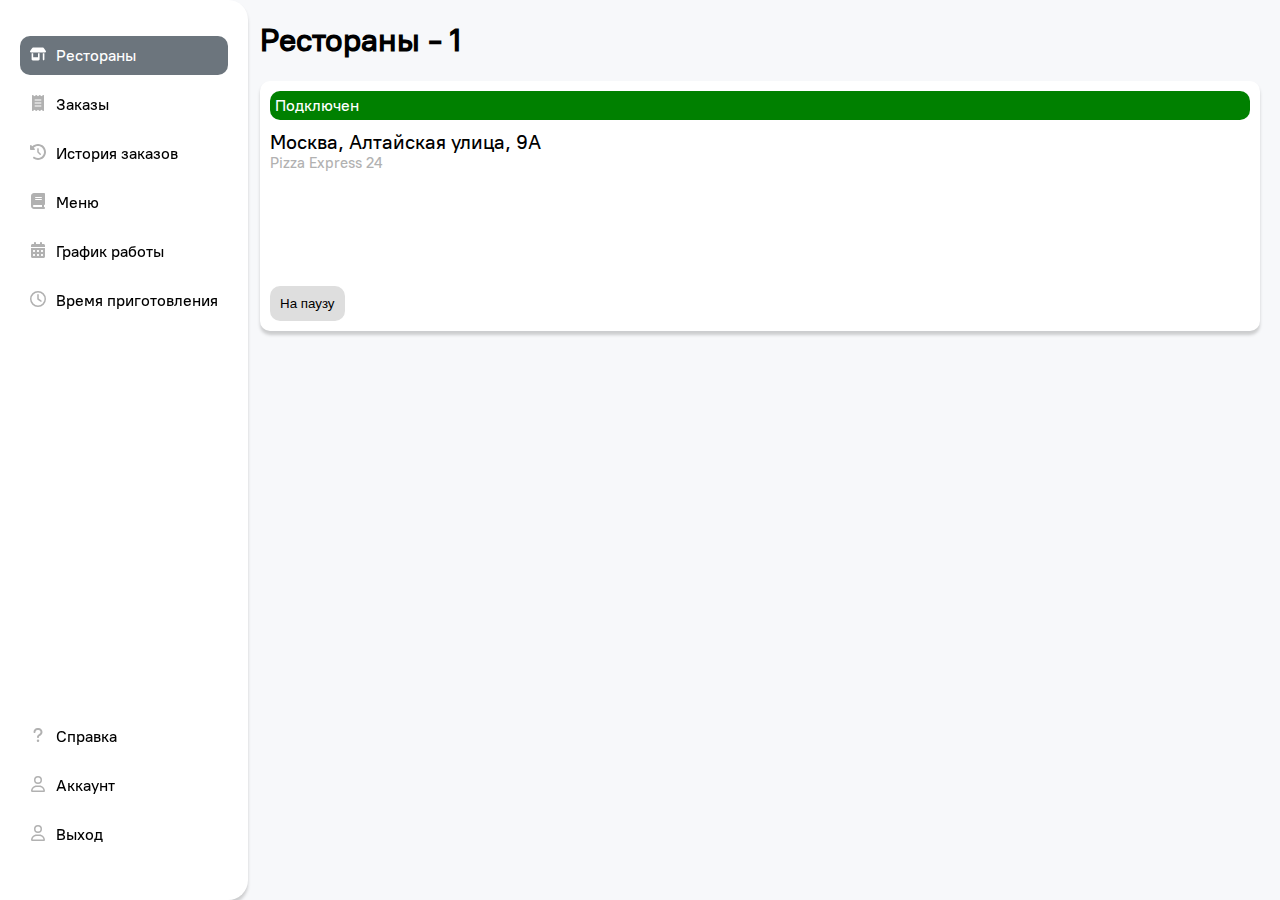
<file: restoraunts.html>
<!DOCTYPE html>
<html lang="en">
<head>
    <meta charset="UTF-8">
    <!--<link href="lib/bootstrap/dist/css/bootstrap.min.css" rel="stylesheet">
    <script src="lib/bootstrap/dist/js/bootstrap.bundle.min.js"></script>-->
    <link rel="stylesheet" type="text/css" href="css/site.css">
    <script src="https://yookassa.ru/checkout-widget/v1/checkout-widget.js"></script>
    <script src="https://api-maps.yandex.ru/2.1/?apikey=7a711489-6c1e-407f-8008-5aa7eb27cffd&lang=ru_RU"
            type="text/javascript">
    </script>
    <script src="js/Support.js"></script>
    <script src="js/Categories.js"></script>

    <title>Личный кабинет</title>
</head>
<body>
<div class="wrapper">
    <div class="left-menu">
        <div class="left-menu-burger">

            <span></span>
            <span></span>
            <span></span>
        </div>
        <ul class="ul left-menu-ul">
            <li class="left-menu-item active">

                <svg xmlns="http://www.w3.org/2000/svg" viewBox="0 0 640 512"><!--!Font Awesome Free 6.5.1 by @fontawesome - https://fontawesome.com License - https://fontawesome.com/license/free Copyright 2024 Fonticons, Inc.--><path d="M36.8 192H603.2c20.3 0 36.8-16.5 36.8-36.8c0-7.3-2.2-14.4-6.2-20.4L558.2 21.4C549.3 8 534.4 0 518.3 0H121.7c-16 0-31 8-39.9 21.4L6.2 134.7c-4 6.1-6.2 13.2-6.2 20.4C0 175.5 16.5 192 36.8 192zM64 224V384v80c0 26.5 21.5 48 48 48H336c26.5 0 48-21.5 48-48V384 224H320V384H128V224H64zm448 0V480c0 17.7 14.3 32 32 32s32-14.3 32-32V224H512z"/></svg>

                Рестораны
            </li>
            <li class="left-menu-item">
                <svg xmlns="http://www.w3.org/2000/svg" viewBox="0 0 384 512"><!--!Font Awesome Free 6.5.1 by @fontawesome - https://fontawesome.com License - https://fontawesome.com/license/free Copyright 2024 Fonticons, Inc.--><path d="M14 2.2C22.5-1.7 32.5-.3 39.6 5.8L80 40.4 120.4 5.8c9-7.7 22.3-7.7 31.2 0L192 40.4 232.4 5.8c9-7.7 22.3-7.7 31.2 0L304 40.4 344.4 5.8c7.1-6.1 17.1-7.5 25.6-3.6s14 12.4 14 21.8V488c0 9.4-5.5 17.9-14 21.8s-18.5 2.5-25.6-3.6L304 471.6l-40.4 34.6c-9 7.7-22.3 7.7-31.2 0L192 471.6l-40.4 34.6c-9 7.7-22.3 7.7-31.2 0L80 471.6 39.6 506.2c-7.1 6.1-17.1 7.5-25.6 3.6S0 497.4 0 488V24C0 14.6 5.5 6.1 14 2.2zM96 144c-8.8 0-16 7.2-16 16s7.2 16 16 16H288c8.8 0 16-7.2 16-16s-7.2-16-16-16H96zM80 352c0 8.8 7.2 16 16 16H288c8.8 0 16-7.2 16-16s-7.2-16-16-16H96c-8.8 0-16 7.2-16 16zM96 240c-8.8 0-16 7.2-16 16s7.2 16 16 16H288c8.8 0 16-7.2 16-16s-7.2-16-16-16H96z"/></svg>
                Заказы
            </li>
            <li class="left-menu-item">
                <svg xmlns="http://www.w3.org/2000/svg" viewBox="0 0 512 512"><!--!Font Awesome Free 6.5.1 by @fontawesome - https://fontawesome.com License - https://fontawesome.com/license/free Copyright 2024 Fonticons, Inc.--><path d="M75 75L41 41C25.9 25.9 0 36.6 0 57.9V168c0 13.3 10.7 24 24 24H134.1c21.4 0 32.1-25.9 17-41l-30.8-30.8C155 85.5 203 64 256 64c106 0 192 86 192 192s-86 192-192 192c-40.8 0-78.6-12.7-109.7-34.4c-14.5-10.1-34.4-6.6-44.6 7.9s-6.6 34.4 7.9 44.6C151.2 495 201.7 512 256 512c141.4 0 256-114.6 256-256S397.4 0 256 0C185.3 0 121.3 28.7 75 75zm181 53c-13.3 0-24 10.7-24 24V256c0 6.4 2.5 12.5 7 17l72 72c9.4 9.4 24.6 9.4 33.9 0s9.4-24.6 0-33.9l-65-65V152c0-13.3-10.7-24-24-24z"/></svg>
                История заказов</li>
            <li class="left-menu-item" onclick="window.location.href = 'menu.html'">
                <svg xmlns="http://www.w3.org/2000/svg" viewBox="0 0 448 512"><!--!Font Awesome Free 6.5.1 by @fontawesome - https://fontawesome.com License - https://fontawesome.com/license/free Copyright 2024 Fonticons, Inc.--><path d="M96 0C43 0 0 43 0 96V416c0 53 43 96 96 96H384h32c17.7 0 32-14.3 32-32s-14.3-32-32-32V384c17.7 0 32-14.3 32-32V32c0-17.7-14.3-32-32-32H384 96zm0 384H352v64H96c-17.7 0-32-14.3-32-32s14.3-32 32-32zm32-240c0-8.8 7.2-16 16-16H336c8.8 0 16 7.2 16 16s-7.2 16-16 16H144c-8.8 0-16-7.2-16-16zm16 48H336c8.8 0 16 7.2 16 16s-7.2 16-16 16H144c-8.8 0-16-7.2-16-16s7.2-16 16-16z"/></svg>
                Меню
            </li>
            <li class="left-menu-item">
                <svg xmlns="http://www.w3.org/2000/svg" viewBox="0 0 448 512"><!--!Font Awesome Free 6.5.1 by @fontawesome - https://fontawesome.com License - https://fontawesome.com/license/free Copyright 2024 Fonticons, Inc.--><path d="M128 0c17.7 0 32 14.3 32 32V64H288V32c0-17.7 14.3-32 32-32s32 14.3 32 32V64h48c26.5 0 48 21.5 48 48v48H0V112C0 85.5 21.5 64 48 64H96V32c0-17.7 14.3-32 32-32zM0 192H448V464c0 26.5-21.5 48-48 48H48c-26.5 0-48-21.5-48-48V192zm64 80v32c0 8.8 7.2 16 16 16h32c8.8 0 16-7.2 16-16V272c0-8.8-7.2-16-16-16H80c-8.8 0-16 7.2-16 16zm128 0v32c0 8.8 7.2 16 16 16h32c8.8 0 16-7.2 16-16V272c0-8.8-7.2-16-16-16H208c-8.8 0-16 7.2-16 16zm144-16c-8.8 0-16 7.2-16 16v32c0 8.8 7.2 16 16 16h32c8.8 0 16-7.2 16-16V272c0-8.8-7.2-16-16-16H336zM64 400v32c0 8.8 7.2 16 16 16h32c8.8 0 16-7.2 16-16V400c0-8.8-7.2-16-16-16H80c-8.8 0-16 7.2-16 16zm144-16c-8.8 0-16 7.2-16 16v32c0 8.8 7.2 16 16 16h32c8.8 0 16-7.2 16-16V400c0-8.8-7.2-16-16-16H208zm112 16v32c0 8.8 7.2 16 16 16h32c8.8 0 16-7.2 16-16V400c0-8.8-7.2-16-16-16H336c-8.8 0-16 7.2-16 16z"/></svg>
                График работы</li>
            <li class="left-menu-item"><svg xmlns="http://www.w3.org/2000/svg" viewBox="0 0 512 512"><!--!Font Awesome Free 6.5.1 by @fontawesome - https://fontawesome.com License - https://fontawesome.com/license/free Copyright 2024 Fonticons, Inc.--><path d="M464 256A208 208 0 1 1 48 256a208 208 0 1 1 416 0zM0 256a256 256 0 1 0 512 0A256 256 0 1 0 0 256zM232 120V256c0 8 4 15.5 10.7 20l96 64c11 7.4 25.9 4.4 33.3-6.7s4.4-25.9-6.7-33.3L280 243.2V120c0-13.3-10.7-24-24-24s-24 10.7-24 24z"/></svg>
                Время приготовления</li>
        </ul>
        <ul class="ul left-menu-ul">
            <li class="left-menu-item">
                <svg xmlns="http://www.w3.org/2000/svg" viewBox="0 0 320 512"><!--!Font Awesome Free 6.5.1 by @fontawesome - https://fontawesome.com License - https://fontawesome.com/license/free Copyright 2024 Fonticons, Inc.--><path d="M80 160c0-35.3 28.7-64 64-64h32c35.3 0 64 28.7 64 64v3.6c0 21.8-11.1 42.1-29.4 53.8l-42.2 27.1c-25.2 16.2-40.4 44.1-40.4 74V320c0 17.7 14.3 32 32 32s32-14.3 32-32v-1.4c0-8.2 4.2-15.8 11-20.2l42.2-27.1c36.6-23.6 58.8-64.1 58.8-107.7V160c0-70.7-57.3-128-128-128H144C73.3 32 16 89.3 16 160c0 17.7 14.3 32 32 32s32-14.3 32-32zm80 320a40 40 0 1 0 0-80 40 40 0 1 0 0 80z"/></svg>
                Справка</li>
            <li class="left-menu-item">
                <svg xmlns="http://www.w3.org/2000/svg" viewBox="0 0 448 512"><!--!Font Awesome Free 6.5.1 by @fontawesome - https://fontawesome.com License - https://fontawesome.com/license/free Copyright 2024 Fonticons, Inc.--><path d="M304 128a80 80 0 1 0 -160 0 80 80 0 1 0 160 0zM96 128a128 128 0 1 1 256 0A128 128 0 1 1 96 128zM49.3 464H398.7c-8.9-63.3-63.3-112-129-112H178.3c-65.7 0-120.1 48.7-129 112zM0 482.3C0 383.8 79.8 304 178.3 304h91.4C368.2 304 448 383.8 448 482.3c0 16.4-13.3 29.7-29.7 29.7H29.7C13.3 512 0 498.7 0 482.3z"/></svg>
                Аккаунт</li>
            <li class="left-menu-item"><svg xmlns="http://www.w3.org/2000/svg" viewBox="0 0 448 512"><!--!Font Awesome Free 6.5.1 by @fontawesome - https://fontawesome.com License - https://fontawesome.com/license/free Copyright 2024 Fonticons, Inc.--><path d="M304 128a80 80 0 1 0 -160 0 80 80 0 1 0 160 0zM96 128a128 128 0 1 1 256 0A128 128 0 1 1 96 128zM49.3 464H398.7c-8.9-63.3-63.3-112-129-112H178.3c-65.7 0-120.1 48.7-129 112zM0 482.3C0 383.8 79.8 304 178.3 304h91.4C368.2 304 448 383.8 448 482.3c0 16.4-13.3 29.7-29.7 29.7H29.7C13.3 512 0 498.7 0 482.3z"/></svg>
                Выход</li>
        </ul>
    </div>
    <div class="lk-wrapper">
    <div class="main-container">

        <main class="main-body">
            <h1>
                <span>Рестораны</span>
                <span>- 1</span>
            </h1>
            <ul class="ul">
                <li class="rest-card">
                    <div class="rest-card-head">
                        <div class="rest-card-state active"><span>Подключен</span></div>

                        <div class="rest-card-address">
                            Москва, Алтайская улица, 9А
                        </div>
                        <div class="rest-card-name">
                            Pizza Express 24
                        </div>
                    </div>
                    <div class="rest-card-footer">
                        <button class="btn">На паузу</button>
                    </div>
                </li>
            </ul>
        </main>
    </div>
    </div>
</div>


</body>
</html>
</file>
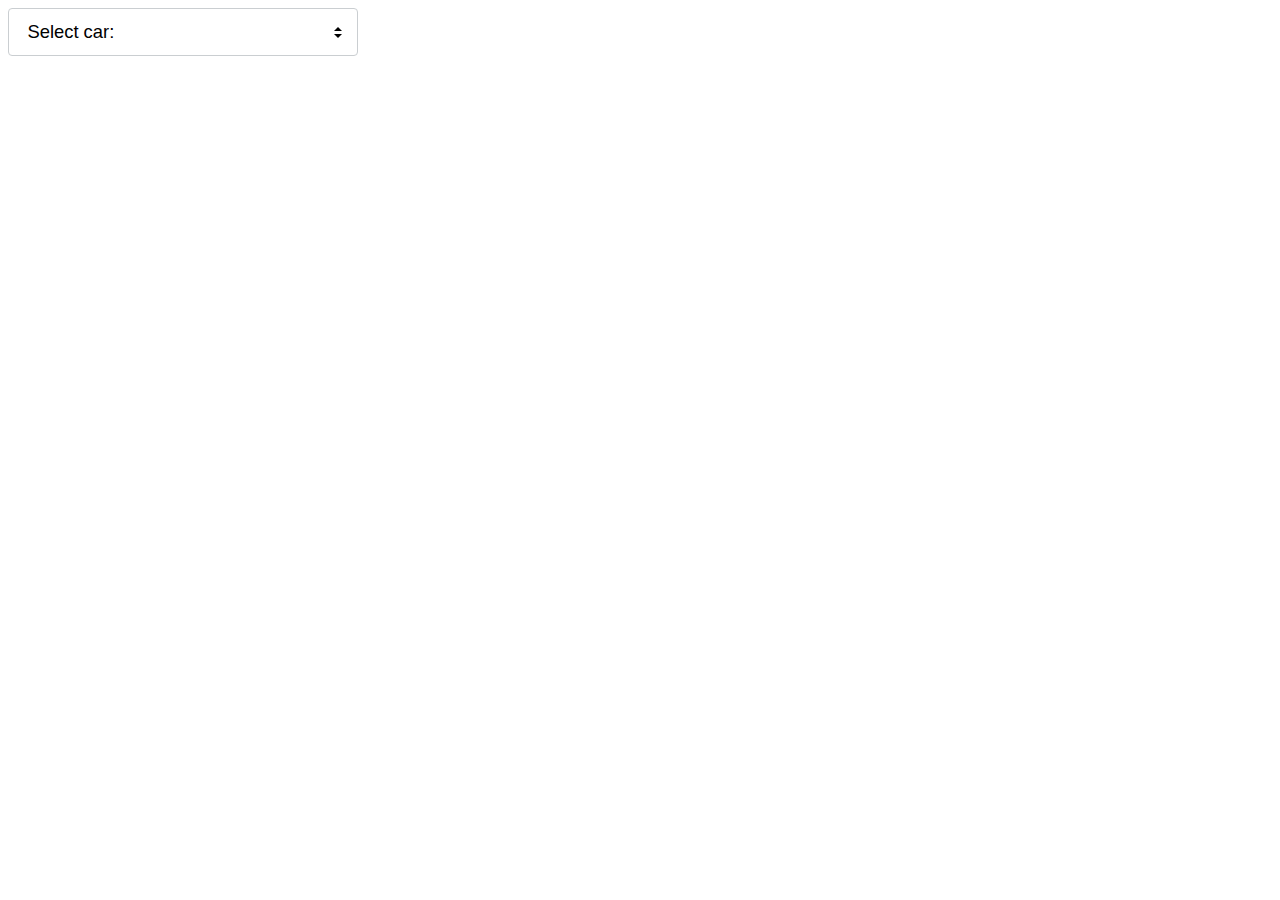
<file: test.html>
<!DOCTYPE html>
<html lang="en">
<head>
    <meta charset="UTF-8">
    <meta name="viewport" content="width=device-width, initial-scale=1.0">
    <style>
        /* The container must be positioned relative: */
        .custom-select {
            min-width: 350px;
            position: relative;
        }

        select {
            appearance: none;
            /* safari */
            -webkit-appearance: none;
            /* other styles for aesthetics */
            width: 100%;
            font-size: 1.15rem;
            padding: 0.675em 6em 0.675em 1em;
            background-color: #fff;
            border: 1px solid #caced1;
            border-radius: 0.25rem;
            color: #000;
            cursor: pointer;
        }
        .custom-select::before,
        .custom-select::after {
            --size: 0.3rem;
            position: absolute;
            content: "";
            right: 1rem;
            pointer-events: none;
        }

        .custom-select::before {
            border-left: var(--size) solid transparent;
            border-right: var(--size) solid transparent;
            border-bottom: var(--size) solid black;
            top: 40%;
        }

        .custom-select::after {
            border-left: var(--size) solid transparent;
            border-right: var(--size) solid transparent;
            border-top: var(--size) solid black;
            top: 55%;
        }
    </style>
    <title>Custom Select Example</title>
    <script>
        var x, i, j, l, ll, selElmnt, a, b, c;
        /* Look for any elements with the class "custom-select": */
        x = document.getElementsByClassName("custom-select");
        l = x.length;
        for (i = 0; i < l; i++) {
            selElmnt = x[i].getElementsByTagName("select")[0];
            ll = selElmnt.length;
            /* For each element, create a new DIV that will act as the selected item: */
            a = document.createElement("DIV");
            a.setAttribute("class", "select-selected");
            a.innerHTML = selElmnt.options[selElmnt.selectedIndex].innerHTML;
            x[i].appendChild(a);
            /* For each element, create a new DIV that will contain the option list: */
            b = document.createElement("DIV");
            b.setAttribute("class", "select-items select-hide");
            for (j = 1; j < ll; j++) {
                /* For each option in the original select element,
                create a new DIV that will act as an option item: */
                c = document.createElement("DIV");
                c.innerHTML = selElmnt.options[j].innerHTML;
                c.addEventListener("click", function(e) {
                    /* When an item is clicked, update the original select box,
                    and the selected item: */
                    var y, i, k, s, h, sl, yl;
                    s = this.parentNode.parentNode.getElementsByTagName("select")[0];
                    sl = s.length;
                    h = this.parentNode.previousSibling;
                    for (i = 0; i < sl; i++) {
                        if (s.options[i].innerHTML == this.innerHTML) {
                            s.selectedIndex = i;
                            h.innerHTML = this.innerHTML;
                            y = this.parentNode.getElementsByClassName("same-as-selected");
                            yl = y.length;
                            for (k = 0; k < yl; k++) {
                                y[k].removeAttribute("class");
                            }
                            this.setAttribute("class", "same-as-selected");
                            break;
                        }
                    }
                    h.click();
                });
                b.appendChild(c);
            }
            x[i].appendChild(b);
            a.addEventListener("click", function(e) {
                /* When the select box is clicked, close any other select boxes,
                and open/close the current select box: */
                e.stopPropagation();
                closeAllSelect(this);
                this.nextSibling.classList.toggle("select-hide");
                this.classList.toggle("select-arrow-active");
            });
        }

        function closeAllSelect(elmnt) {
            /* A function that will close all select boxes in the document,
            except the current select box: */
            var x, y, i, xl, yl, arrNo = [];
            x = document.getElementsByClassName("select-items");
            y = document.getElementsByClassName("select-selected");
            xl = x.length;
            yl = y.length;
            for (i = 0; i < yl; i++) {
                if (elmnt == y[i]) {
                    arrNo.push(i)
                } else {
                    y[i].classList.remove("select-arrow-active");
                }
            }
            for (i = 0; i < xl; i++) {
                if (arrNo.indexOf(i)) {
                    x[i].classList.add("select-hide");
                }
            }
        }

        /* If the user clicks anywhere outside the select box,
        then close all select boxes: */
        document.addEventListener("click", closeAllSelect);
    </script>
</head>
<body>
<div class="custom-select" style="width:200px;">
    <select>
        <option value="0">Select car:</option>
        <option value="1">Audi</option>
        <option value="2">BMW</option>
        <option value="3">Citroen</option>
        <option value="4">Ford</option>
        <option value="5">Honda</option>
        <option value="6">Jaguar</option>
        <option value="7">Land Rover</option>
        <option value="8">Mercedes</option>
        <option value="9">Mini</option>
        <option value="10">Nissan</option>
        <option value="11">Toyota</option>
        <option value="12">Volvo</option>
    </select>
</div>

<script>

</script>
</body>
</html>
</file>
<file: css/site.css>
*{
  box-sizing: border-box;
}
:root {
    --main-color: #bf1f1f;
    --red-color: #bf1f1f;
    --black-color: #111111;
    --main-color-hover: rgba(191, 31, 31, 0.66);
    --main-color-active-hover: rgba(191, 31, 31, 0.84);
    --blue-color: #9da0ff;
    --grey-color: #b1b1b1;
    --grey-color-light: #dedede;
    --grey-color-hover: #ecebe8;
    --green-color: green;
    --btn-border-radius: 5px;
    --common-border-radius: 5px;
    --common-divide: 1px solid #e4ebf0;
}
.main-color
{
  color: var(--main-color);
  fill: var(--main-color);
}

.black-color {
    color: var(--black-color);
    fill: var(--black-color);
}
.red-color
{
  color: var(--red-color);
  fill: var(--red-color);
}
.blue-color
{
  color: var(--blue-color);
  fill: var(--blue-color);
}
.grey-color
{
  color: var(--grey-color);
  fill: var(--grey-color);
}
.green-color
{
  color: var(--green-color);
  fill: var(--green-color);
}
.common-flex-row
{
  display: flex;
  flex-direction: row;
  gap: 10px;
  align-items: center;
  justify-content: space-between;
  margin-top: 10px;
}
@font-face {
  font-family: "PTRootUI-Medium";
  font-display: swap;
  src: url(../fonts/PTRootUI/pt-root-ui_medium.woff) format("woff"),
  url(../fonts/PTRootUI/pt-root-ui_medium.woff2) format("woff2");
  font-weight: 500;
  font-style: normal
}

@font-face {
  font-family: "PT Root UI Bold";
  font-display: swap;
  src: url(../fonts/PTRootUI/pt-root-ui_bold.woff);
  src: local("PT Root UI Bold"),local("PTRootUI-Bold"),url(../fonts/PTRootUI/pt-root-ui_bold.woff2) format("woff2"),url(../fonts/PTRootUI/pt-root-ui_bold.woff) format("woff");
  font-weight: 700;
  font-style: normal
}
html,body{
  margin: 0;
  width: 100%;
  height: 100%;
  font-family: "PTRootUI-Medium", sans-serif;
  background-color: #f7f8fa;

  user-select: none;
}
ul {
  list-style: none;
  padding: 0;
}
.nav-ul
{
  display: flex;
  gap: 10px;
}
.wrapper
{
  width: 100%;
  height: 100%;
}
.lk-wrapper {
  position: absolute;
  top: 0;
  left: 240px;
  width: 100%;
  max-width: calc(100vw - 240px);
}
@media (min-width: 768px) {
  .lk-wrapper {
    display: flex;
  }
}
@media (max-width: 768px) {
  .lk-wrapper {
    display: flex;
    flex-direction: column;
  }
}
.main-container
{
 /* display: flex;
  flex-direction: row;*/
  width: 100%;
  height: 100%;
  gap: 20px;
  padding-right: 20px;
 /**/
}
@media (min-width: 768px) {
  .main-container
  {
    margin-left: 20px;
  }
}
.left-menu
{
  position: fixed;
  position: -webkit-sticky; /* Для поддержки веб-кит браузеров */

  top: 0;
  z-index: 100;
  background-color: #fff;
  display: flex;
  flex-direction: column;
  justify-content: space-between;
  padding: 20px;
  max-width: 280px;
  box-shadow: 0 0.2rem 0.2rem rgba(0,0,0,.175)!important;
}
@media (min-width: 768px) {
  .left-menu
  {
    background-color: #fff;
    border-radius: 0 20px 20px 0;
    height: 100%;
  }
}
.left-menu-burger
{
  display: none;
}
@media (max-width: 768px) {
  .left-menu
  {
    height: 50px;
    width: 100%;
    overflow: hidden;
  }
}
@media (max-width: 768px) {
  .left-menu-ul {
    display: none;
  }
  .left-menu-burger
  {
    position: relative;
    width: 40px;
    height: 30px;
    background: transparent;
    cursor: pointer;
    display: block;
  }

  .left-menu-burger span {
    display: block;
    position: absolute;
    height: 4px;
    width: 100%;
    background: black;
    border-radius: 9px;
    opacity: 1;
    left: 0;
    transform: rotate(0deg);
    transition: .25s ease-in-out;
  }

  .left-menu-burger  span:nth-of-type(1) {
    top: 0px;
    transform-origin: left center;
  }

  .left-menu-burger  span:nth-of-type(2) {
    top: 50%;
    transform: translateY(-50%);
    transform-origin: left center;
  }

  .left-menu-burger  span:nth-of-type(3) {
    top: 100%;
    transform-origin: left center;
    transform: translateY(-100%);
  }
}

.left-menu-item
{
  padding:10px;
  border-radius: 10px;
  min-width: 200px;
  cursor: pointer;
  margin-bottom: 10px;
  display: flex;
  gap: 10px;
}
.left-menu-item svg
{
  width: 1em;
  height: 1em;
  fill: var(--grey-color);

}

.left-menu-item:hover
{
  color: #fff;
  background-color: #6c757d;

}
.left-menu-item:hover svg
{
  fill: #fff;
}
.left-menu-item.active
{
  color: #fff;
  background-color: #6c757d;
}
.left-menu-item.active svg
{
  fill: #fff;
}
.rest-card
{
  background-color: #fff;
  border-radius: 10px;
  min-width: 360px;
  height: 250px;
  padding: 10px;
  overflow: hidden;
  display: flex;
  flex-direction: column;
  justify-content: space-between;
  box-shadow: 0 0.2rem 0.2rem rgba(0,0,0,.175)!important;
}
.card
{
  background-color: #fff;
  border-radius: 10px;
  min-width: 360px;

  padding: 10px;
  overflow: hidden;
  box-shadow: 0 0.2rem 0.2rem rgba(0,0,0,.175)!important;
}
.rest-card-state
{
  border-radius: 10px;
  padding: 8px;
  background-color: var(--main-color);
  color: #fff;
  margin-bottom: 10px;
}
.rest-card-state.active
{
  background-color: var(--green-color);
  color: #fff;
}
.rest-card-state
{
  border-radius: 10px;
  padding: 5px;
}
.rest-card-address
{
  font-size: 20px;
  color: #000;
}
.rest-card-name
{
  font-size: 15px;
  color: var(--grey-color);
}
.rest-card-footer
{

}
.btn
{
  padding: 10px;
  border-radius: 10px;
  border: none;
  cursor: pointer;
  display: flex;
  align-items: center;
  gap:10px;
  background-color: var(--grey-color-light);
}
.btn:hover
{
  background-color: var(--grey-color);
}
.btn-round
{
  border-radius: 50%;
}
.btn-transparent
{
  border: none;
  background-color: rgba(255, 255, 255, 0);
}
.btn.success
{
  background-color: var(--green-color);
  color: #fff;
}
.btn-upload
{
  padding: 10px;
  border-radius: 10px;
  cursor: pointer;
  background-color: var(--grey-color-light);
  margin: 10px;
}
.btn-upload:hover
{
  background-color: var(--grey-color);
}
.btn-upload input
{
  display: none;
}
.rest-card-row
{
  border-bottom: var(--common-divide);
  margin-top: 10px;
  padding: 30px;
}
.rest-card-row-title
{
  font-size: 25px;
  margin-bottom: 15px;
}
.rest-card-row-body
{

}
.rest-card-item
{
  margin-bottom: 5px;
}
.rest-card-item-label
{
  font-size: 15px;
  color: var(--grey-color-light);
}

.menu-page-rest-select
{
  background-color: #fff;
  border-radius: 10px;
  overflow: hidden;
  font-size: 18px;
  padding: 10px 20px 10px 20px;
  margin-bottom: 20px;
  display: flex;
  max-width: 200px;
  justify-content: space-between;
}
.menu-page-container
{
  display: flex;
  gap:  20px;
}
.menu-page-categories-item
{
  border-radius: 10px;
  overflow: hidden;
  font-size: 18px;
  cursor: pointer;
  padding:10px 20px;
}
.menu-page-categories-item-comment
{
  font-size: 14px;
}
.menu-page-categories-item:hover
{
  background-color: var(--grey-color-light);
}
.menu-page-menu-items-container
{
  flex: 1;
}

.menu-page-menu-items-header
{
  font-size: 40px;
  display: flex;
  align-items: center;
  justify-content:space-between;
}
.menu-page-menu-items-body
{
  padding: 10px 0;
}
.menu-page-menu-items-footer
{
 /* border-top:  solid 1px #6c757d ;*/
  padding-top: 20px;
  text-align: right;
}
.menu-page-menu-item
{
  display: flex;
  align-items: center;

  justify-content: space-between;
  padding-bottom: 10px;
  padding-top: 10px;


}
.menu-page-menu-item/*:not(:last-child)*/
{
  border-bottom:  var(--common-divide);
}
.menu-page-menu-item-left {
  display: flex;
  align-items: center;
  gap: 10px;
}
.menu-page-menu-item-right
{
  align-items: center;
  gap: 10px;
  display: flex;
}
.menu-page-menu-item-img
{
  border-radius: 10px;
  overflow: hidden;
  width: 60px;
  height: 60px;
}
.menu-page-menu-item-buttons
{
  display: flex;
  gap: 10px;
}
.menu-page-menu-item-buttons svg
{
  width: 1em;
  height: 1em;
}

.btn svg
{
  width: 1em;
  height: 1em;
}
.nm-modal-wrapper
{
  overflow: hidden;
  top:0;
  left: 0;
  bottom: 0;
  right: 0;
  background-color: rgba(0, 0, 0, 0.3);
  position: fixed;
  padding: 40px;

  display: flex;
  justify-content: center;
  align-items: center;
  z-index: 1000;

}
.right-modal
{
  z-index: 10000;
  position: fixed;
  top:0;
  right: 0;
  height: 100%;
  overflow: scroll;
  width: 520px;
  background-color: #fff;
  padding: 10px 20px 10px 20px;

}
.right-modal-header
{
  display: flex;
  align-items: center;
  justify-content: space-between;
  width: 100%;
  height: 90px;
  padding: 10px;
  border-bottom: var(--common-divide) ;
}
.right-modal-header-title
{
  font-size: 24px;
}
.right-modal-block
{
  width: 100%;
  padding: 10px;
}
.right-modal-block-form-item
{
  margin-top: 20px;
  width: 100%;
  padding-bottom: 20px;
  border-bottom: var(--common-divide);
}
.right-modal-block-form-item label
{
  padding: 10px 0 10px 0;
  margin-bottom: 20px;
}

.right-modal-block-form-item input, .right-modal-block-form-item textarea, .right-modal-block-form-item select
{
  margin-top: 10px;
  width: 100%;
  padding: 0.375rem 0.75rem;
  font-size: 1rem;
  font-weight: 400;
  line-height: 1.5;
  color: #000;
  background-color: #fff;
  background-clip: padding-box;
  border: var(--common-divide);
  border-radius: var(--common-border-radius);
  transition: border-color 0.15s ease-in-out, box-shadow 0.15s ease-in-out;
  resize: none;

}
.right-modal-footer
{
  padding: 10px;
}
.right-modal-footer button
{
  width: 100%;
  text-align: center;
  display: block;
}
.centered-modal
{
  background-color: #fff;
  border-radius: var(--common-border-radius);
  overflow: hidden;
  margin: auto;
  padding: 20px 40px;
}
.centered-modal-header
{
  display: flex;
  flex-direction: row;
  align-items: center;
  justify-content: right;
}
.centered-modal-footer
{
  padding: 40px 0;
  display: flex;
  flex-direction: row;
  align-items: center;
  justify-content: right;
}

.common-input
{
  margin: 10px 0 10px 0;
  width: 100%;
  padding: 0.375rem 0.75rem;
  font-size: 1rem;
  font-weight: 400;
  line-height: 1.5;
  color: #000;
  background-color: #fff;
  background-clip: padding-box;
  border: var(--common-divide);
  border-radius: var(--common-border-radius);
  transition: border-color 0.15s ease-in-out, box-shadow 0.15s ease-in-out;
  resize: none;
}
.photo-canvas
{
  height: 400px;
  width: 600px;
  display: flex;
  align-items: center;
  justify-content: center;
  background-image: url("[data-uri]");
}
.photo-image-container
{
  width: 480px;
  height: 320px;
  overflow: hidden; /* обрезать изображение, которое выходит за пределы div */
  position: relative; /* чтобы div мог выступать в качестве контейнера для абсолютно позиционированного изображения */
}
.photo-image
{
  width: 100%; /* чтобы изображение занимало всю ширину div */
  height: auto; /* чтобы сохранить пропорции изображения */
  position: absolute;
  top: 50%; /* переместить изображение к центру div по вертикали */
  left: 50%; /* переместить изображение к центру div по горизонтали */
  transform: translate(-50%, -50%); /* центрировать изображение относительно родительского div */
}

.photo-canvas img
{
  height: 320px;
  width: 480px;
}
.custom-select {

  width: 100%;
  padding: 0.375rem 0.75rem;
  font-size: 1rem;
  font-weight: 400;
  line-height: 1.5;
  color: #000;
  background-color: #fff;
  background-clip: padding-box;
  border: none;
  border-radius: var(--common-border-radius);
  transition: border-color 0.15s ease-in-out, box-shadow 0.15s ease-in-out;
  resize: none;

}

input.error{
    border-color: var(--red-color);
}
.hidden
{
  display: none;
}
.disabled {
    opacity: 0.4;
    cursor: not-allowed;
}
</file>
